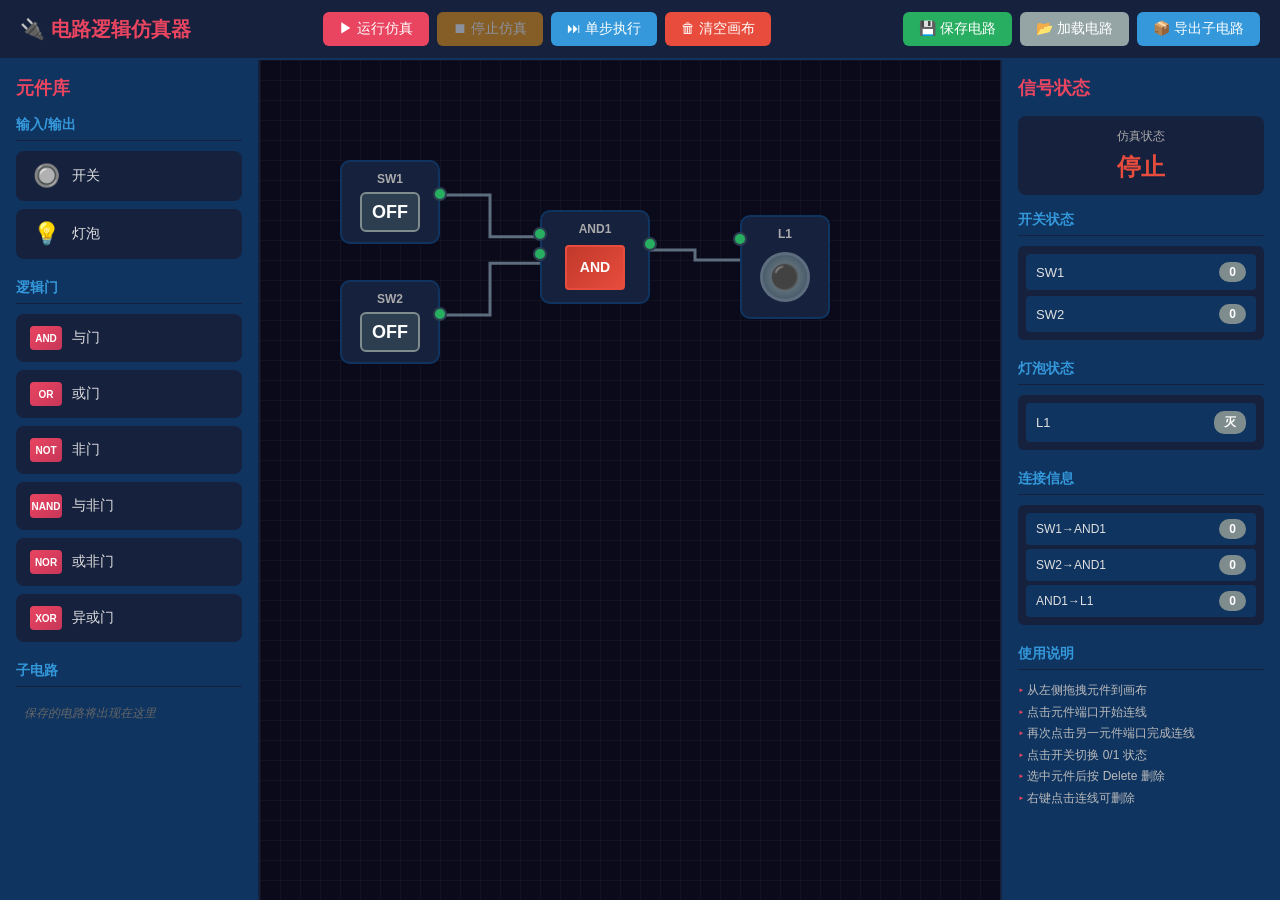
<file: index.html>
<!DOCTYPE html>
<html lang="zh-CN">
<head>
    <meta charset="UTF-8">
    <meta name="viewport" content="width=device-width, initial-scale=1.0">
    <title>电路逻辑仿真器</title>
    <link rel="stylesheet" href="styles.css">
</head>
<body>
    <div id="app">
        <header id="toolbar">
            <div class="toolbar-left">
                <h1>🔌 电路逻辑仿真器</h1>
            </div>
            <div class="toolbar-center">
                <button id="btn-run" class="btn btn-primary">▶ 运行仿真</button>
                <button id="btn-stop" class="btn btn-warning" disabled>⏹ 停止仿真</button>
                <button id="btn-step" class="btn btn-info">⏭ 单步执行</button>
                <button id="btn-clear" class="btn btn-danger">🗑 清空画布</button>
            </div>
            <div class="toolbar-right">
                <button id="btn-save" class="btn btn-success">💾 保存电路</button>
                <button id="btn-load" class="btn btn-secondary">📂 加载电路</button>
                <button id="btn-export-module" class="btn btn-info">📦 导出子电路</button>
            </div>
        </header>

        <main id="main-content">
            <aside id="component-panel">
                <h2>元件库</h2>
                <div class="component-group">
                    <h3>输入/输出</h3>
                    <div class="component-item" draggable="true" data-type="switch">
                        <span class="comp-icon">🔘</span>
                        <span class="comp-name">开关</span>
                    </div>
                    <div class="component-item" draggable="true" data-type="bulb">
                        <span class="comp-icon">💡</span>
                        <span class="comp-name">灯泡</span>
                    </div>
                </div>
                <div class="component-group">
                    <h3>逻辑门</h3>
                    <div class="component-item" draggable="true" data-type="and">
                        <span class="comp-gate">AND</span>
                        <span class="comp-name">与门</span>
                    </div>
                    <div class="component-item" draggable="true" data-type="or">
                        <span class="comp-gate">OR</span>
                        <span class="comp-name">或门</span>
                    </div>
                    <div class="component-item" draggable="true" data-type="not">
                        <span class="comp-gate">NOT</span>
                        <span class="comp-name">非门</span>
                    </div>
                    <div class="component-item" draggable="true" data-type="nand">
                        <span class="comp-gate">NAND</span>
                        <span class="comp-name">与非门</span>
                    </div>
                    <div class="component-item" draggable="true" data-type="nor">
                        <span class="comp-gate">NOR</span>
                        <span class="comp-name">或非门</span>
                    </div>
                    <div class="component-item" draggable="true" data-type="xor">
                        <span class="comp-gate">XOR</span>
                        <span class="comp-name">异或门</span>
                    </div>
                </div>
                <div class="component-group">
                    <h3>子电路</h3>
                    <div id="module-list">
                        <p class="hint">保存的电路将出现在这里</p>
                    </div>
                </div>
            </aside>

            <section id="canvas-container">
                <div id="canvas-wrapper">
                    <svg id="wires-layer" xmlns="http://www.w3.org/2000/svg"></svg>
                    <div id="canvas"></div>
                </div>
            </section>

            <aside id="status-panel">
                <h2>信号状态</h2>
                <div id="simulation-status" class="status-card">
                    <div class="status-label">仿真状态</div>
                    <div class="status-value" id="status-value">停止</div>
                </div>
                <div class="status-group">
                    <h3>开关状态</h3>
                    <div id="switch-states" class="states-list">
                        <p class="hint">暂无开关</p>
                    </div>
                </div>
                <div class="status-group">
                    <h3>灯泡状态</h3>
                    <div id="bulb-states" class="states-list">
                        <p class="hint">暂无灯泡</p>
                    </div>
                </div>
                <div class="status-group">
                    <h3>连接信息</h3>
                    <div id="wire-info" class="info-list">
                        <p class="hint">暂无连线</p>
                    </div>
                </div>
                <div class="status-group help-section">
                    <h3>使用说明</h3>
                    <ul class="help-list">
                        <li>从左侧拖拽元件到画布</li>
                        <li>点击元件端口开始连线</li>
                        <li>再次点击另一元件端口完成连线</li>
                        <li>点击开关切换 0/1 状态</li>
                        <li>选中元件后按 Delete 删除</li>
                        <li>右键点击连线可删除</li>
                    </ul>
                </div>
            </aside>
        </main>

        <input type="file" id="file-input" accept=".json" style="display:none">
    </div>

    <div id="module-dialog" class="modal hidden">
        <div class="modal-content">
            <h2 id="modal-title">保存为子电路</h2>
            <input type="text" id="module-name" placeholder="输入子电路名称">
            <div class="modal-buttons">
                <button id="modal-cancel" class="btn btn-danger">取消</button>
                <button id="modal-confirm" class="btn btn-primary">确认</button>
            </div>
        </div>
    </div>

    <script src="js/types.js"></script>
    <script src="js/state.js"></script>
    <script src="js/router.js"></script>
    <script src="js/simulator.js"></script>
    <script src="js/components.js"></script>
    <script src="js/storage.js"></script>
    <script src="js/ui.js"></script>
    <script src="app.js"></script>
</body>
</html>
</file>
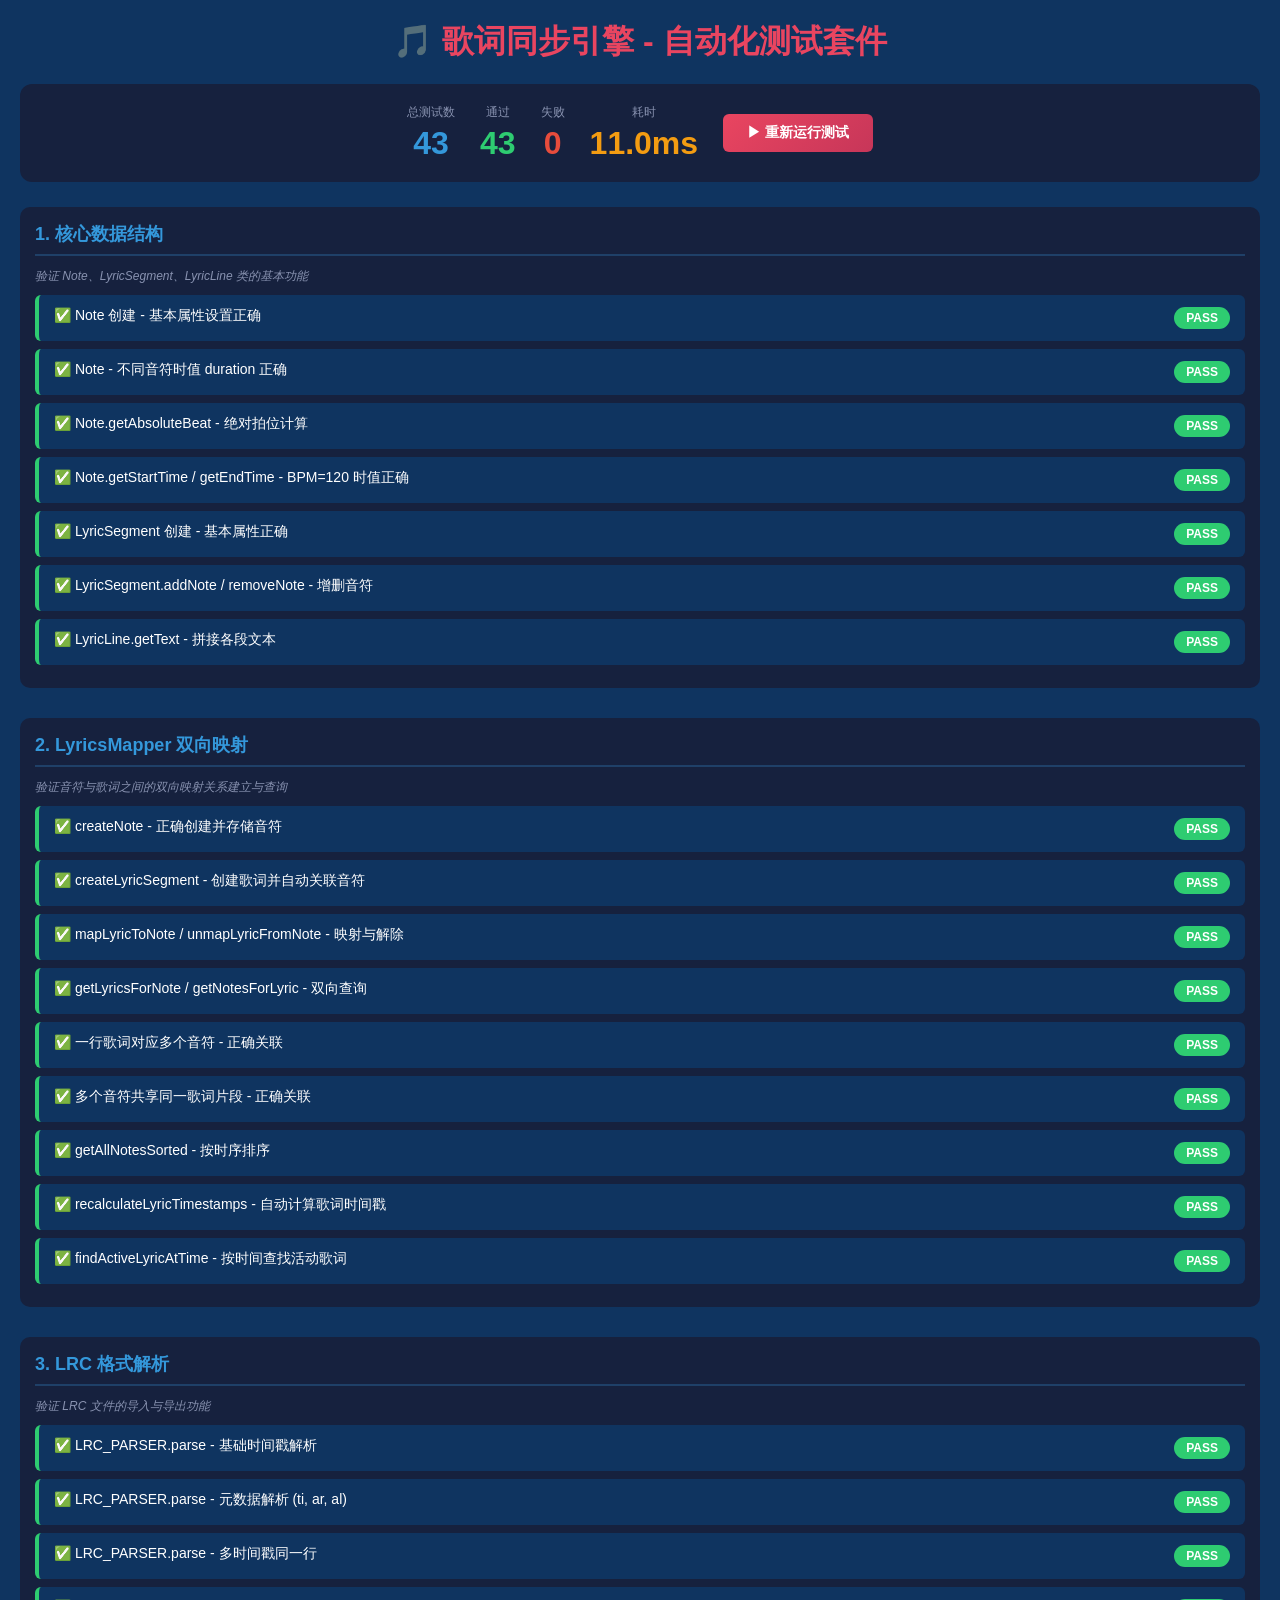
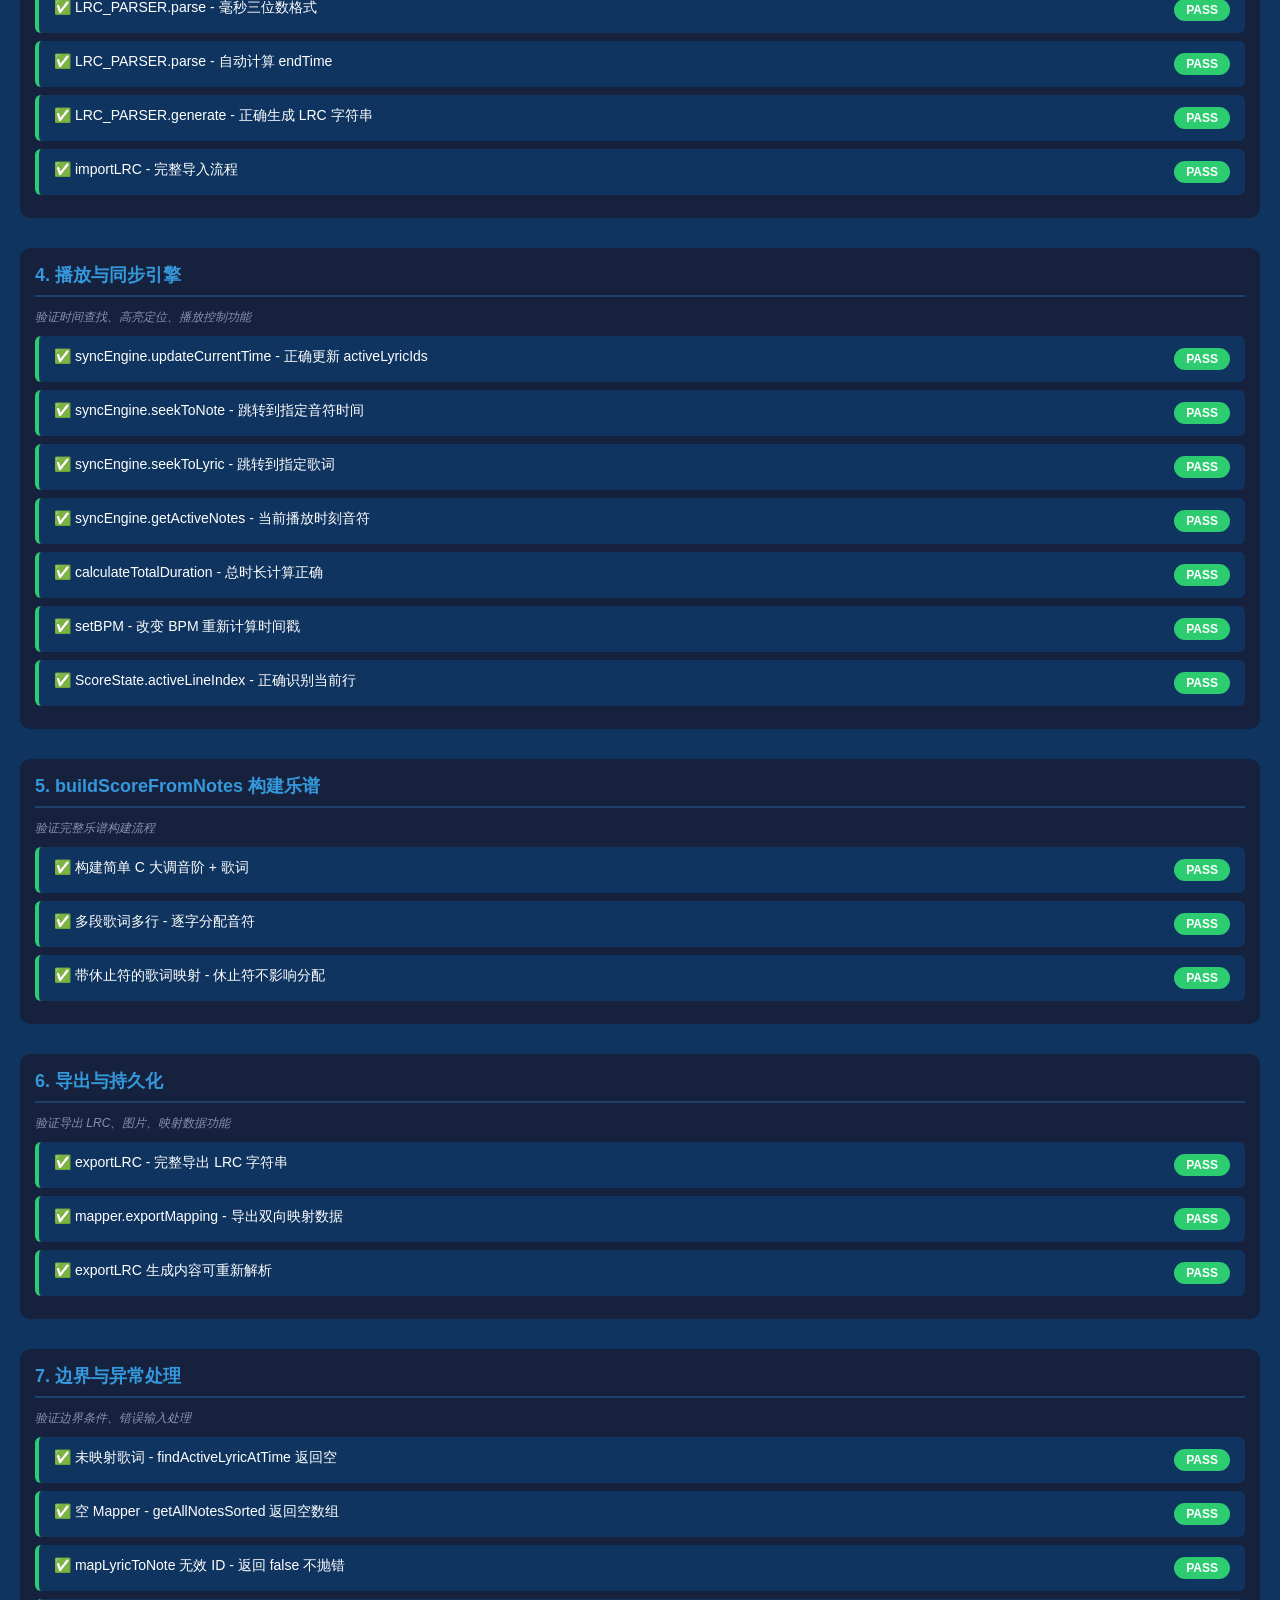
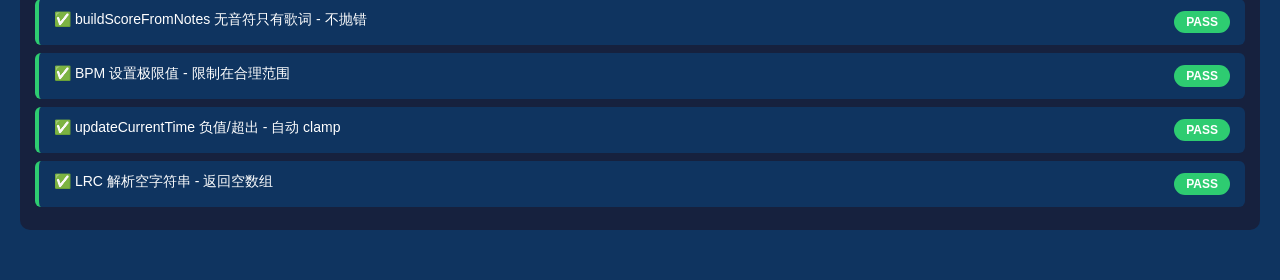
<file: lyrics-test.html>
<!DOCTYPE html>
<html lang="zh-CN">
<head>
    <meta charset="UTF-8">
    <meta name="viewport" content="width=device-width, initial-scale=1.0">
    <title>歌词同步引擎 - 测试套件</title>
    <style>
        * { margin: 0; padding: 0; box-sizing: border-box; }
        body {
            font-family: 'PingFang SC', 'Microsoft YaHei', sans-serif;
            background: #0f3460;
            color: white;
            padding: 20px;
            min-height: 100vh;
        }
        h1 {
            color: #e94560;
            margin-bottom: 20px;
            text-align: center;
        }
        .test-summary {
            background: #16213e;
            padding: 20px;
            border-radius: 12px;
            margin-bottom: 25px;
            display: flex;
            flex-wrap: wrap;
            gap: 25px;
            justify-content: center;
            align-items: center;
        }
        .summary-item {
            text-align: center;
        }
        .summary-item .label {
            font-size: 12px;
            color: #8892b0;
            margin-bottom: 4px;
        }
        .summary-item .value {
            font-size: 32px;
            font-weight: bold;
        }
        .value.pass { color: #2ecc71; }
        .value.fail { color: #e74c3c; }
        .value.total { color: #3498db; }
        .value.time { color: #f39c12; }

        .test-group {
            margin-bottom: 30px;
            background: #16213e;
            border-radius: 10px;
            padding: 15px;
        }
        .test-group h2 {
            color: #3498db;
            margin-bottom: 12px;
            font-size: 18px;
            padding-bottom: 8px;
            border-bottom: 2px solid #1f4068;
        }
        .test-case {
            background: #0f3460;
            padding: 12px 15px;
            margin-bottom: 8px;
            border-radius: 6px;
            display: flex;
            justify-content: space-between;
            align-items: flex-start;
        }
        .test-case.pass { border-left: 4px solid #2ecc71; }
        .test-case.fail { border-left: 4px solid #e74c3c; }
        .test-case-wrap { flex: 1; }
        .test-case .name { font-size: 14px; }
        .test-case .status {
            font-weight: bold;
            font-size: 12px;
            padding: 4px 12px;
            border-radius: 12px;
            flex-shrink: 0;
            margin-left: 10px;
        }
        .test-case .status.pass { background: #2ecc71; color: white; }
        .test-case .status.fail { background: #e74c3c; color: white; }
        .test-case .error {
            margin-top: 8px;
            font-size: 12px;
            color: #e74c3c;
            background: rgba(231, 76, 60, 0.1);
            padding: 8px;
            border-radius: 4px;
            font-family: 'Courier New', monospace;
            white-space: pre-wrap;
        }
        .run-btn {
            background: linear-gradient(135deg, #e94560, #c73659);
            color: white;
            border: none;
            padding: 10px 24px;
            border-radius: 6px;
            cursor: pointer;
            font-size: 14px;
            font-weight: 600;
            transition: all 0.2s;
        }
        .run-btn:hover {
            transform: translateY(-2px);
            box-shadow: 0 4px 12px rgba(233, 69, 96, 0.4);
        }
        .test-meta {
            font-size: 12px;
            color: #8892b0;
            margin-bottom: 10px;
            font-style: italic;
        }
        .expand-btn {
            background: transparent;
            border: 1px solid #8892b0;
            color: #8892b0;
            padding: 2px 8px;
            border-radius: 4px;
            font-size: 11px;
            cursor: pointer;
            margin-left: 8px;
        }
        .stack-trace {
            display: none;
            margin-top: 6px;
            font-size: 11px;
            opacity: 0.8;
        }
        .stack-trace.show { display: block; }
    </style>
</head>
<body>
    <h1>🎵 歌词同步引擎 - 自动化测试套件</h1>

    <div class="test-summary">
        <div class="summary-item">
            <div class="label">总测试数</div>
            <div class="value total" id="total-count">0</div>
        </div>
        <div class="summary-item">
            <div class="label">通过</div>
            <div class="value pass" id="pass-count">0</div>
        </div>
        <div class="summary-item">
            <div class="label">失败</div>
            <div class="value fail" id="fail-count">0</div>
        </div>
        <div class="summary-item">
            <div class="label">耗时</div>
            <div class="value time" id="time-ms">0ms</div>
        </div>
        <button class="run-btn" onclick="runAllTests()">▶ 重新运行测试</button>
    </div>

    <div id="test-results"></div>

    <script src="js/lyrics-types.js"></script>
    <script src="js/lyrics-engine.js"></script>
    <script>
        // ============ 测试框架 ============
        const TestResults = {
            total: 0, pass: 0, fail: 0, groups: {}
        };

        function assert(condition, message) {
            if (!condition) throw new Error(message || '断言失败');
        }

        function assertEqual(actual, expected, message) {
            if (actual !== expected) {
                throw new Error(`${message || '断言失败'}: 期望 ${JSON.stringify(expected)}, 实际 ${JSON.stringify(actual)}`);
            }
        }

        function assertApprox(actual, expected, tolerance = 0.001, message) {
            if (Math.abs(actual - expected) > tolerance) {
                throw new Error(`${message || '近似断言失败'}: 期望约 ${expected}, 实际 ${actual}, 容差 ${tolerance}`);
            }
        }

        function assertNotEmpty(arr, message) {
            if (!arr || arr.length === 0) throw new Error(message || '数组不应为空');
        }

        function runGroup(groupName, testFns) {
            TestResults.groups[groupName] = [];
            for (const test of testFns) {
                TestResults.total++;
                try {
                    test.fn();
                    TestResults.pass++;
                    TestResults.groups[groupName].push({ name: test.name, pass: true });
                } catch (e) {
                    TestResults.fail++;
                    TestResults.groups[groupName].push({
                        name: test.name,
                        pass: false,
                        error: e.message,
                        stack: e.stack
                    });
                    console.error(`测试失败: ${test.name}`, e);
                }
            }
        }

        function resetLyricsState() {
            resetScoreState();
        }

        // ============ 测试用例 ============
        const testSuites = [
            {
                name: '1. 核心数据结构',
                meta: '验证 Note、LyricSegment、LyricLine 类的基本功能',
                tests: [
                    {
                        name: 'Note 创建 - 基本属性设置正确',
                        fn: () => {
                            resetLyricsState();
                            const note = new Note('test_1', 'C4', 'QUARTER', 0, 0);
                            assertEqual(note.pitch, 'C4');
                            assertEqual(note.noteType, 'QUARTER');
                            assertEqual(note.duration, 1);
                            assertEqual(note.measure, 0);
                            assertEqual(note.beat, 0);
                            assertEqual(note.isRest, false);
                            assertNotEmpty(note.lyricIds === undefined || Array.isArray(note.lyricIds), 'lyricIds应可迭代');
                        }
                    },
                    {
                        name: 'Note - 不同音符时值 duration 正确',
                        fn: () => {
                            const n1 = new Note('n1', 'C4', 'WHOLE', 0, 0);
                            const n2 = new Note('n2', 'C4', 'HALF', 0, 0);
                            const n3 = new Note('n3', 'C4', 'QUARTER', 0, 0);
                            const n4 = new Note('n4', 'C4', 'EIGHTH', 0, 0);
                            const n5 = new Note('n5', 'C4', 'SIXTEENTH', 0, 0);
                            assertEqual(n1.duration, 4, '全音符');
                            assertEqual(n2.duration, 2, '二分音符');
                            assertEqual(n3.duration, 1, '四分音符');
                            assertEqual(n4.duration, 0.5, '八分音符');
                            assertEqual(n5.duration, 0.25, '十六分音符');
                        }
                    },
                    {
                        name: 'Note.getAbsoluteBeat - 绝对拍位计算',
                        fn: () => {
                            const n1 = new Note('n1', 'C4', 'QUARTER', 0, 0);
                            const n2 = new Note('n2', 'C4', 'QUARTER', 1, 2);
                            const n3 = new Note('n3', 'C4', 'QUARTER', 3, 1);
                            assertEqual(n1.getAbsoluteBeat(4), 0);
                            assertEqual(n2.getAbsoluteBeat(4), 6);
                            assertEqual(n3.getAbsoluteBeat(4), 13);
                        }
                    },
                    {
                        name: 'Note.getStartTime / getEndTime - BPM=120 时值正确',
                        fn: () => {
                            const bpm = 120;
                            const beatDuration = 60 / bpm;
                            const n1 = new Note('n1', 'C4', 'QUARTER', 0, 0);
                            assertApprox(n1.getStartTime(0, bpm), 0);
                            assertApprox(n1.getEndTime(0, bpm), beatDuration);
                            const n2 = new Note('n2', 'C4', 'HALF', 1, 1);
                            assertApprox(n2.getStartTime(0, bpm), 5 * beatDuration);
                            assertApprox(n2.getEndTime(0, bpm), 7 * beatDuration);
                        }
                    },
                    {
                        name: 'LyricSegment 创建 - 基本属性正确',
                        fn: () => {
                            const seg = new LyricSegment('l1', '你', ['n1', 'n2'], 0.5, 1.0);
                            assertEqual(seg.text, '你');
                            assertEqual(seg.noteIds.length, 2);
                            assertEqual(seg.startTime, 0.5);
                            assertEqual(seg.endTime, 1.0);
                            assertEqual(seg.lineIndex, 0);
                        }
                    },
                    {
                        name: 'LyricSegment.addNote / removeNote - 增删音符',
                        fn: () => {
                            const seg = new LyricSegment('l1', '好');
                            assertEqual(seg.noteIds.length, 0);
                            seg.addNote('n1');
                            assertEqual(seg.noteIds.length, 1);
                            seg.addNote('n1');
                            assertEqual(seg.noteIds.length, 1, '重复添加不应增加');
                            seg.addNote('n2');
                            assertEqual(seg.noteIds.length, 2);
                            seg.removeNote('n1');
                            assertEqual(seg.noteIds.length, 1);
                            assertEqual(seg.noteIds[0], 'n2');
                        }
                    },
                    {
                        name: 'LyricLine.getText - 拼接各段文本',
                        fn: () => {
                            const s1 = new LyricSegment('s1', 'Hello');
                            const s2 = new LyricSegment('s2', ' ');
                            const s3 = new LyricSegment('s3', 'World');
                            const line = new LyricLine('line1', [s1, s2, s3], 0);
                            assertEqual(line.getText(), 'Hello World');
                        }
                    }
                ]
            },
            {
                name: '2. LyricsMapper 双向映射',
                meta: '验证音符与歌词之间的双向映射关系建立与查询',
                tests: [
                    {
                        name: 'createNote - 正确创建并存储音符',
                        fn: () => {
                            resetLyricsState();
                            const mapper = ScoreState.mapper;
                            const n = mapper.createNote('C4', 'QUARTER', 0, 0);
                            assert(mapper.notes.has(n.id), '音符应存入 Map');
                            assertEqual(mapper.notes.size, 1);
                        }
                    },
                    {
                        name: 'createLyricSegment - 创建歌词并自动关联音符',
                        fn: () => {
                            resetLyricsState();
                            const mapper = ScoreState.mapper;
                            const n1 = mapper.createNote('C4', 'QUARTER', 0, 0);
                            const n2 = mapper.createNote('D4', 'QUARTER', 0, 1);
                            const seg = mapper.createLyricSegment('我', [n1.id, n2.id]);
                            assert(mapper.lyrics.has(seg.id));
                            assertEqual(n1.lyricIds.length, 1);
                            assertEqual(n2.lyricIds.length, 1);
                        }
                    },
                    {
                        name: 'mapLyricToNote / unmapLyricFromNote - 映射与解除',
                        fn: () => {
                            resetLyricsState();
                            const mapper = ScoreState.mapper;
                            const n = mapper.createNote('E4', 'QUARTER', 0, 2);
                            const s = mapper.createLyricSegment('好');
                            assertEqual(n.lyricIds.length, 0);
                            const ok1 = mapper.mapLyricToNote(s.id, n.id);
                            assert(ok1 === true, '映射成功应返回 true');
                            assertEqual(n.lyricIds.length, 1);
                            assertEqual(s.noteIds.length, 1);
                            const ok2 = mapper.unmapLyricFromNote(s.id, n.id);
                            assert(ok2 === true);
                            assertEqual(n.lyricIds.length, 0);
                            assertEqual(s.noteIds.length, 0);
                        }
                    },
                    {
                        name: 'getLyricsForNote / getNotesForLyric - 双向查询',
                        fn: () => {
                            resetLyricsState();
                            const mapper = ScoreState.mapper;
                            const n1 = mapper.createNote('C4', 'QUARTER', 0, 0);
                            const n2 = mapper.createNote('D4', 'QUARTER', 0, 1);
                            const s1 = mapper.createLyricSegment('飞', [n1.id]);
                            const s2 = mapper.createLyricSegment('翔', [n1.id, n2.id]);
                            const lyricsForN1 = mapper.getLyricsForNote(n1.id);
                            assertEqual(lyricsForN1.length, 2, 'n1 应关联 2 段歌词');
                            const notesForS2 = mapper.getNotesForLyric(s2.id);
                            assertEqual(notesForS2.length, 2, 's2 应关联 2 个音符');
                        }
                    },
                    {
                        name: '一行歌词对应多个音符 - 正确关联',
                        fn: () => {
                            resetLyricsState();
                            const mapper = ScoreState.mapper;
                            const notes = [];
                            for (let i = 0; i < 5; i++) {
                                notes.push(mapper.createNote(['C4','D4','E4','F4','G4'][i], 'QUARTER', 0, i));
                            }
                            const seg = mapper.createLyricSegment('长音', notes.map(n => n.id));
                            assertEqual(seg.noteIds.length, 5);
                            notes.forEach(n => {
                                assertEqual(n.lyricIds.length, 1);
                            });
                        }
                    },
                    {
                        name: '多个音符共享同一歌词片段 - 正确关联',
                        fn: () => {
                            resetLyricsState();
                            const mapper = ScoreState.mapper;
                            const n1 = mapper.createNote('G4', 'HALF', 0, 0);
                            const n2 = mapper.createNote('G4', 'HALF', 0, 2);
                            const seg = mapper.createLyricSegment('啊~', [n1.id, n2.id]);
                            assertEqual(mapper.getNotesForLyric(seg.id).length, 2);
                        }
                    },
                    {
                        name: 'getAllNotesSorted - 按时序排序',
                        fn: () => {
                            resetLyricsState();
                            const mapper = ScoreState.mapper;
                            const n3 = mapper.createNote('E4', 'QUARTER', 1, 2);
                            const n1 = mapper.createNote('C4', 'QUARTER', 0, 0);
                            const n2 = mapper.createNote('D4', 'QUARTER', 0, 3);
                            const sorted = mapper.getAllNotesSorted();
                            assertEqual(sorted[0].id, n1.id);
                            assertEqual(sorted[1].id, n2.id);
                            assertEqual(sorted[2].id, n3.id);
                        }
                    },
                    {
                        name: 'recalculateLyricTimestamps - 自动计算歌词时间戳',
                        fn: () => {
                            resetLyricsState();
                            setBPM(120);
                            const mapper = ScoreState.mapper;
                            const n1 = mapper.createNote('C4', 'QUARTER', 0, 0);
                            const n2 = mapper.createNote('D4', 'QUARTER', 0, 1);
                            const n3 = mapper.createNote('E4', 'QUARTER', 0, 2);
                            const s1 = mapper.createLyricSegment('我', [n1.id]);
                            const s2 = mapper.createLyricSegment('和', [n2.id, n3.id]);
                            mapper.recalculateLyricTimestamps(120, 4);
                            assertApprox(s1.startTime, 0);
                            assertApprox(s1.endTime, 0.5);
                            assertApprox(s2.startTime, 0.5);
                            assertApprox(s2.endTime, 1.5);
                        }
                    },
                    {
                        name: 'findActiveLyricAtTime - 按时间查找活动歌词',
                        fn: () => {
                            resetLyricsState();
                            const mapper = ScoreState.mapper;
                            const n1 = mapper.createNote('C4', 'QUARTER', 0, 0);
                            const n2 = mapper.createNote('D4', 'QUARTER', 0, 1);
                            const n3 = mapper.createNote('E4', 'QUARTER', 0, 2);
                            const s1 = mapper.createLyricSegment('A', [n1.id]);
                            const s2 = mapper.createLyricSegment('B', [n2.id]);
                            const s3 = mapper.createLyricSegment('C', [n3.id]);
                            mapper.recalculateLyricTimestamps(120, 4);
                            const at0 = mapper.findActiveLyricAtTime(0.1);
                            assert(at0.some(s => s.id === s1.id), '0.1s 应激活 s1');
                            const at06 = mapper.findActiveLyricAtTime(0.6);
                            assert(at06.some(s => s.id === s2.id), '0.6s 应激活 s2');
                            const at11 = mapper.findActiveLyricAtTime(1.1);
                            assert(at11.some(s => s.id === s3.id), '1.1s 应激活 s3');
                        }
                    }
                ]
            },
            {
                name: '3. LRC 格式解析',
                meta: '验证 LRC 文件的导入与导出功能',
                tests: [
                    {
                        name: 'LRC_PARSER.parse - 基础时间戳解析',
                        fn: () => {
                            const lrc = `[00:00.00]Hello World
[00:03.50]Second line
[00:07.25]Third line`;
                            const result = LRC_PARSER.parse(lrc);
                            assertEqual(result.entries.length, 3);
                            assertApprox(result.entries[0].time, 0.0);
                            assertEqual(result.entries[0].text, 'Hello World');
                            assertApprox(result.entries[1].time, 3.5);
                            assertApprox(result.entries[2].time, 7.25);
                        }
                    },
                    {
                        name: 'LRC_PARSER.parse - 元数据解析 (ti, ar, al)',
                        fn: () => {
                            const lrc = `[ti:Test Song]
[ar:Test Artist]
[al:Test Album]
[00:00.00]Verse 1`;
                            const result = LRC_PARSER.parse(lrc);
                            assertEqual(result.metadata.ti, 'Test Song');
                            assertEqual(result.metadata.ar, 'Test Artist');
                            assertEqual(result.metadata.al, 'Test Album');
                            assertEqual(result.entries.length, 1);
                        }
                    },
                    {
                        name: 'LRC_PARSER.parse - 多时间戳同一行',
                        fn: () => {
                            const lrc = `[00:00.00][00:05.00]Repeated chorus`;
                            const result = LRC_PARSER.parse(lrc);
                            assertEqual(result.entries.length, 2);
                            assertEqual(result.entries[0].text, 'Repeated chorus');
                            assertEqual(result.entries[1].text, 'Repeated chorus');
                            assertApprox(result.entries[0].time, 0);
                            assertApprox(result.entries[1].time, 5);
                        }
                    },
                    {
                        name: 'LRC_PARSER.parse - 毫秒三位数格式',
                        fn: () => {
                            const lrc = `[00:01.250]精确到毫秒`;
                            const result = LRC_PARSER.parse(lrc);
                            assertApprox(result.entries[0].time, 1.250);
                        }
                    },
                    {
                        name: 'LRC_PARSER.parse - 自动计算 endTime',
                        fn: () => {
                            const lrc = `[00:00.00]A
[00:02.00]B
[00:05.00]C`;
                            const result = LRC_PARSER.parse(lrc);
                            assertApprox(result.entries[0].endTime, 2.0);
                            assertApprox(result.entries[1].endTime, 5.0);
                        }
                    },
                    {
                        name: 'LRC_PARSER.generate - 正确生成 LRC 字符串',
                        fn: () => {
                            const entries = [
                                { time: 0, text: '第一行' },
                                { time: 2.5, text: '第二行' }
                            ];
                            const meta = { ti: '测试歌', ar: '艺术家' };
                            const out = LRC_PARSER.generate(entries, meta);
                            assert(out.includes('[ti:测试歌]'));
                            assert(out.includes('[ar:艺术家]'));
                            assert(out.includes('[00:00.00]第一行'));
                            assert(out.includes('[00:02.50]第二行'));
                        }
                    },
                    {
                        name: 'importLRC - 完整导入流程',
                        fn: () => {
                            resetLyricsState();
                            const notes = [];
                            const pitches = ['C4', 'D4', 'E4', 'F4', 'G4', 'A4', 'B4', 'C5'];
                            for (let i = 0; i < pitches.length; i++) {
                                notes.push({ pitch: pitches[i], noteType: 'QUARTER', measure: Math.floor(i / 4), beat: i % 4 });
                            }
                            const lrc = `[ti:测试]
[ar:作者]
[00:00.00]我
[00:00.50]爱
[00:01.00]你
[00:01.50]中
[00:02.00]国`;
                            const result = importLRC(lrc, notes);
                            assertEqual(result.metadata.ti, '测试');
                            assert(result.lineCount >= 1);
                            assert(ScoreState.mapper.lines.length >= 1, '应创建歌词行');
                            assert(ScoreState.mapper.notes.size >= 5, '应包含导入的音符');
                        }
                    }
                ]
            },
            {
                name: '4. 播放与同步引擎',
                meta: '验证时间查找、高亮定位、播放控制功能',
                tests: [
                    {
                        name: 'syncEngine.updateCurrentTime - 正确更新 activeLyricIds',
                        fn: () => {
                            resetLyricsState();
                            setBPM(120);
                            const mapper = ScoreState.mapper;
                            const n1 = mapper.createNote('C4', 'QUARTER', 0, 0);
                            const n2 = mapper.createNote('D4', 'QUARTER', 0, 1);
                            const s1 = mapper.createLyricSegment('前', [n1.id]);
                            const s2 = mapper.createLyricSegment('后', [n2.id]);
                            mapper.createLyricLine([s1, s2], 0);
                            mapper.recalculateLyricTimestamps(120, 4);
                            calculateTotalDuration();
                            syncEngine.updateCurrentTime(0.1);
                            assert(ScoreState.activeLyricIds.includes(s1.id));
                            assert(!ScoreState.activeLyricIds.includes(s2.id));
                            syncEngine.updateCurrentTime(0.6);
                            assert(!ScoreState.activeLyricIds.includes(s1.id));
                            assert(ScoreState.activeLyricIds.includes(s2.id));
                        }
                    },
                    {
                        name: 'syncEngine.seekToNote - 跳转到指定音符时间',
                        fn: () => {
                            resetLyricsState();
                            setBPM(120);
                            const mapper = ScoreState.mapper;
                            const n0 = mapper.createNote('C4', 'QUARTER', 0, 0);
                            const n1 = mapper.createNote('D4', 'QUARTER', 1, 0);
                            mapper.recalculateLyricTimestamps();
                            calculateTotalDuration();
                            syncEngine.seekToNote(n1.id);
                            assertApprox(ScoreState.currentTime, 2.0, 0.01, '第2小节第0拍应为 2.0s');
                        }
                    },
                    {
                        name: 'syncEngine.seekToLyric - 跳转到指定歌词',
                        fn: () => {
                            resetLyricsState();
                            setBPM(120);
                            const mapper = ScoreState.mapper;
                            const n1 = mapper.createNote('C4', 'QUARTER', 0, 2);
                            const s = mapper.createLyricSegment('跳', [n1.id]);
                            mapper.recalculateLyricTimestamps();
                            calculateTotalDuration();
                            syncEngine.seekToLyric(s.id);
                            assertApprox(ScoreState.currentTime, 1.0);
                        }
                    },
                    {
                        name: 'syncEngine.getActiveNotes - 当前播放时刻音符',
                        fn: () => {
                            resetLyricsState();
                            setBPM(120);
                            const mapper = ScoreState.mapper;
                            mapper.createNote('C4', 'QUARTER', 0, 0);
                            const n1 = mapper.createNote('D4', 'QUARTER', 0, 1);
                            mapper.createNote('E4', 'QUARTER', 0, 2);
                            calculateTotalDuration();
                            syncEngine.updateCurrentTime(0.6);
                            const active = syncEngine.getActiveNotes();
                            assert(active.some(n => n.id === n1.id), '0.6s 时 D4 应激活');
                        }
                    },
                    {
                        name: 'calculateTotalDuration - 总时长计算正确',
                        fn: () => {
                            resetLyricsState();
                            setBPM(120);
                            const mapper = ScoreState.mapper;
                            mapper.createNote('C4', 'QUARTER', 0, 0);
                            mapper.createNote('D4', 'QUARTER', 0, 1);
                            mapper.createNote('E4', 'HALF', 0, 2);
                            const dur = calculateTotalDuration();
                            assertApprox(dur, 2.0);
                        }
                    },
                    {
                        name: 'setBPM - 改变 BPM 重新计算时间戳',
                        fn: () => {
                            resetLyricsState();
                            const mapper = ScoreState.mapper;
                            const n1 = mapper.createNote('C4', 'QUARTER', 1, 0);
                            const s = mapper.createLyricSegment('测', [n1.id]);
                            mapper.recalculateLyricTimestamps(120, 4);
                            assertApprox(s.startTime, 2.0, 0.01, 'BPM=120 时第2小节开始为 2.0s');
                            setBPM(60);
                            assertApprox(s.startTime, 4.0, 0.01, 'BPM=60 时应为 4.0s');
                        }
                    },
                    {
                        name: 'ScoreState.activeLineIndex - 正确识别当前行',
                        fn: () => {
                            resetLyricsState();
                            setBPM(120);
                            const mapper = ScoreState.mapper;
                            const n1 = mapper.createNote('C4', 'QUARTER', 0, 0);
                            const n2 = mapper.createNote('D4', 'QUARTER', 2, 0);
                            const s1 = mapper.createLyricSegment('行1', [n1.id]);
                            const s2 = mapper.createLyricSegment('行2', [n2.id]);
                            mapper.createLyricLine([s1], 0);
                            mapper.createLyricLine([s2], 2);
                            mapper.recalculateLyricTimestamps();
                            calculateTotalDuration();
                            syncEngine.updateCurrentTime(0.1);
                            assertEqual(ScoreState.activeLineIndex, 0);
                            syncEngine.updateCurrentTime(4.1);
                            assertEqual(ScoreState.activeLineIndex, 1);
                        }
                    }
                ]
            },
            {
                name: '5. buildScoreFromNotes 构建乐谱',
                meta: '验证完整乐谱构建流程',
                tests: [
                    {
                        name: '构建简单 C 大调音阶 + 歌词',
                        fn: () => {
                            resetLyricsState();
                            setBPM(120);
                            const noteList = [
                                { pitch: 'C4', noteType: 'QUARTER', measure: 0, beat: 0 },
                                { pitch: 'D4', noteType: 'QUARTER', measure: 0, beat: 1 },
                                { pitch: 'E4', noteType: 'QUARTER', measure: 0, beat: 2 },
                                { pitch: 'F4', noteType: 'QUARTER', measure: 0, beat: 3 },
                            ];
                            const lines = [
                                { text: '哆来咪发', measureIndex: 0 },
                            ];
                            const mapper = buildScoreFromNotes(noteList, lines);
                            assertEqual(mapper.notes.size, 4);
                            assertEqual(mapper.lines.length, 1);
                            assertEqual(mapper.lyrics.size, 4);
                            const firstLyric = mapper.getAllNotesSorted()[0].lyricIds[0];
                            const seg = mapper.lyrics.get(firstLyric);
                            assertEqual(seg.text, '哆');
                            assertApprox(ScoreState.totalDuration, 2.0, 0.01);
                        }
                    },
                    {
                        name: '多段歌词多行 - 逐字分配音符',
                        fn: () => {
                            resetLyricsState();
                            setBPM(60);
                            const notes = [];
                            for (let m = 0; m < 2; m++) {
                                for (let b = 0; b < 4; b++) {
                                    notes.push({ pitch: 'C4', noteType: 'QUARTER', measure: m, beat: b });
                                }
                            }
                            const lines = [
                                { text: '一二三四', measureIndex: 0 },
                                { text: '五六七八', measureIndex: 1 },
                            ];
                            buildScoreFromNotes(notes, lines);
                            assertEqual(ScoreState.mapper.lines.length, 2);
                            assertEqual(ScoreState.mapper.lyrics.size, 8);
                            const secondLineText = ScoreState.mapper.lines[1].getText();
                            assertEqual(secondLineText, '五六七八');
                        }
                    },
                    {
                        name: '带休止符的歌词映射 - 休止符不影响分配',
                        fn: () => {
                            resetLyricsState();
                            setBPM(120);
                            const noteList = [
                                { pitch: 'C4', noteType: 'QUARTER', measure: 0, beat: 0 },
                                { pitch: 'REST', noteType: 'QUARTER', measure: 0, beat: 1, isRest: true },
                                { pitch: 'E4', noteType: 'QUARTER', measure: 0, beat: 2 },
                            ];
                            const lines = [{ text: 'AB' }];
                            buildScoreFromNotes(noteList, lines);
                            const sorted = ScoreState.mapper.getAllNotesSorted();
                            const first = sorted[0];
                            const third = sorted[2];
                            assertEqual(first.lyricIds.length, 1, 'C4 应有歌词');
                            assertEqual(sorted[1].lyricIds.length, 0, '休止符不应有歌词');
                            assertEqual(third.lyricIds.length, 1, 'E4 应有歌词');
                        }
                    }
                ]
            },
            {
                name: '6. 导出与持久化',
                meta: '验证导出 LRC、图片、映射数据功能',
                tests: [
                    {
                        name: 'exportLRC - 完整导出 LRC 字符串',
                        fn: () => {
                            resetLyricsState();
                            setBPM(120);
                            ScoreState.songInfo = { title: '测试歌', artist: 'A', album: 'B' };
                            const notes = [];
                            for (let i = 0; i < 4; i++) {
                                notes.push({ pitch: 'C4', noteType: 'QUARTER', measure: 0, beat: i });
                            }
                            buildScoreFromNotes(notes, [{ text: '测试导出' }]);
                            const lrc = exportLRC();
                            assert(lrc.includes('[ti:测试歌]'), '应包含标题');
                            assert(lrc.includes('[ar:A]'), '应包含艺术家');
                            assert(lrc.includes('测'), '应包含歌词文本');
                            assert(lrc.includes('试'), '应包含歌词文本');
                        }
                    },
                    {
                        name: 'mapper.exportMapping - 导出双向映射数据',
                        fn: () => {
                            resetLyricsState();
                            const mapper = ScoreState.mapper;
                            const n = mapper.createNote('C4', 'QUARTER', 0, 0);
                            const s = mapper.createLyricSegment('词', [n.id]);
                            mapper.createLyricLine([s], 0);
                            const exp = mapper.exportMapping();
                            assertEqual(exp.notes.length, 1);
                            assertEqual(exp.lyrics.length, 1);
                            assertEqual(exp.lines.length, 1);
                            assertEqual(exp.notes[0].pitch, 'C4');
                            assertEqual(exp.lyrics[0].text, '词');
                        }
                    },
                    {
                        name: 'exportLRC 生成内容可重新解析',
                        fn: () => {
                            resetLyricsState();
                            setBPM(120);
                            ScoreState.songInfo = { title: 'S', artist: 'AR' };
                            const notes = [];
                            for (let i = 0; i < 8; i++) {
                                notes.push({ pitch: ['C4','D4','E4','F4','G4','A4','B4','C5'][i], noteType: 'QUARTER', measure: Math.floor(i/4), beat: i%4 });
                            }
                            buildScoreFromNotes(notes, [
                                { text: '一二三四' },
                                { text: '五六七八' }
                            ]);
                            const out = exportLRC();
                            const parsed = LRC_PARSER.parse(out);
                            assert(parsed.entries.length >= 4, '重新解析至少应有 4 行');
                            assertEqual(parsed.metadata.ti, 'S');
                        }
                    }
                ]
            },
            {
                name: '7. 边界与异常处理',
                meta: '验证边界条件、错误输入处理',
                tests: [
                    {
                        name: '未映射歌词 - findActiveLyricAtTime 返回空',
                        fn: () => {
                            resetLyricsState();
                            const result = ScoreState.mapper.findActiveLyricAtTime(100);
                            assert(Array.isArray(result), '应始终返回数组');
                            assertEqual(result.length, 0);
                        }
                    },
                    {
                        name: '空 Mapper - getAllNotesSorted 返回空数组',
                        fn: () => {
                            resetLyricsState();
                            const sorted = ScoreState.mapper.getAllNotesSorted();
                            assert(Array.isArray(sorted));
                            assertEqual(sorted.length, 0);
                        }
                    },
                    {
                        name: 'mapLyricToNote 无效 ID - 返回 false 不抛错',
                        fn: () => {
                            resetLyricsState();
                            const r = ScoreState.mapper.mapLyricToNote('nonexistent', 'also_bad');
                            assertEqual(r, false);
                        }
                    },
                    {
                        name: 'buildScoreFromNotes 无音符只有歌词 - 不抛错',
                        fn: () => {
                            resetLyricsState();
                            const m = buildScoreFromNotes([], [{ text: '无音符' }]);
                            assert(m instanceof LyricsMapper);
                            assertEqual(m.notes.size, 0);
                        }
                    },
                    {
                        name: 'BPM 设置极限值 - 限制在合理范围',
                        fn: () => {
                            setBPM(1000);
                            assert(ScoreState.config.bpm <= 300, 'BPM 上限应为 300');
                            setBPM(5);
                            assert(ScoreState.config.bpm >= 20, 'BPM 下限应为 20');
                        }
                    },
                    {
                        name: 'updateCurrentTime 负值/超出 - 自动 clamp',
                        fn: () => {
                            resetLyricsState();
                            const mapper = ScoreState.mapper;
                            mapper.createNote('C4', 'QUARTER', 0, 0);
                            calculateTotalDuration();
                            syncEngine.updateCurrentTime(-10);
                            assertApprox(ScoreState.currentTime, 0);
                            syncEngine.updateCurrentTime(99999);
                            assert(ScoreState.currentTime <= ScoreState.totalDuration);
                        }
                    },
                    {
                        name: 'LRC 解析空字符串 - 返回空数组',
                        fn: () => {
                            const r = LRC_PARSER.parse('');
                            assert(Array.isArray(r.entries));
                            assertEqual(r.entries.length, 0);
                        }
                    }
                ]
            }
        ];

        // ============ 渲染 ============
        function renderTestResults() {
            const container = document.getElementById('test-results');
            let html = '';
            for (const groupName in TestResults.groups) {
                const tests = TestResults.groups[groupName];
                const suite = testSuites.find(s => s.name === groupName);
                html += `<div class="test-group"><h2>${groupName}</h2>`;
                if (suite && suite.meta) {
                    html += `<div class="test-meta">${suite.meta}</div>`;
                }
                tests.forEach((t, i) => {
                    html += `
                        <div class="test-case ${t.pass ? 'pass' : 'fail'}">
                            <div class="test-case-wrap">
                                <div class="name">${t.pass ? '✅' : '❌'} ${t.name}</div>
                                ${t.error ? `<div class="error">${t.error}
                                    <button class="expand-btn" onclick="this.nextElementSibling.classList.toggle('show')">展开堆栈</button>
                                    <div class="stack-trace">${(t.stack || '').replace(/</g,'&lt;').replace(/>/g,'&gt;')}</div>
                                </div>` : ''}
                            </div>
                            <span class="status ${t.pass ? 'pass' : 'fail'}">${t.pass ? 'PASS' : 'FAIL'}</span>
                        </div>`;
                });
                html += '</div>';
            }
            container.innerHTML = html;
            document.getElementById('total-count').textContent = TestResults.total;
            document.getElementById('pass-count').textContent = TestResults.pass;
            document.getElementById('fail-count').textContent = TestResults.fail;
        }

        function runAllTests() {
            TestResults.total = 0;
            TestResults.pass = 0;
            TestResults.fail = 0;
            TestResults.groups = {};
            const startTime = performance.now();
            for (const suite of testSuites) {
                resetLyricsState();
                runGroup(suite.name, suite.tests);
            }
            const elapsed = (performance.now() - startTime).toFixed(1);
            document.getElementById('time-ms').textContent = elapsed + 'ms';
            renderTestResults();
        }

        window.addEventListener('load', runAllTests);
    </script>
</body>
</html>
</file>
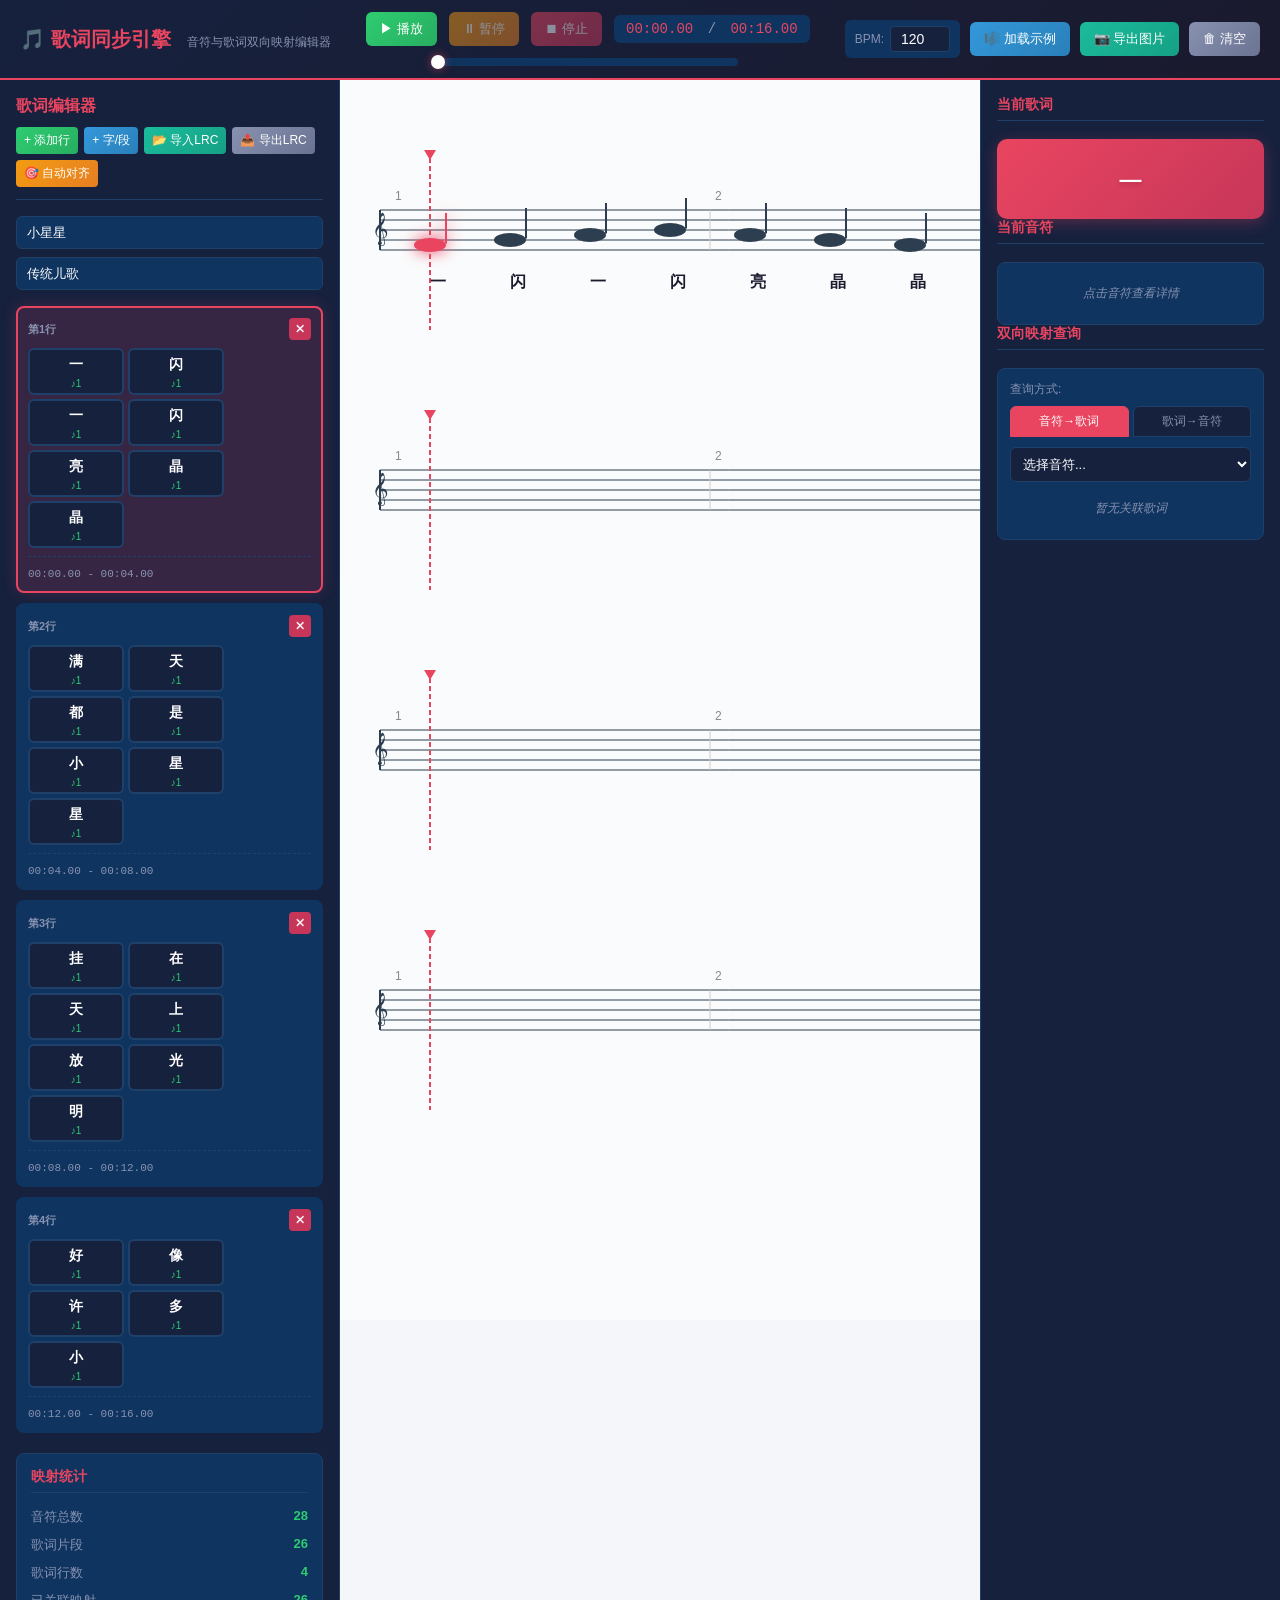
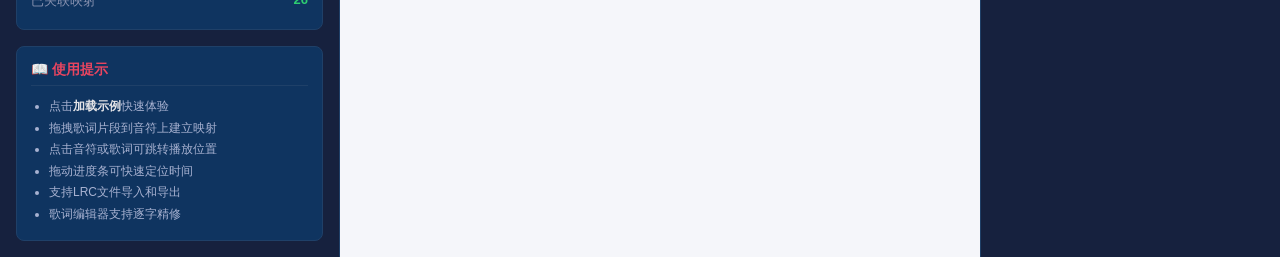
<file: lyrics.html>
<!DOCTYPE html>
<html lang="zh-CN">
<head>
    <meta charset="UTF-8">
    <meta name="viewport" content="width=device-width, initial-scale=1.0">
    <title>歌词同步引擎 - 乐谱编辑器</title>
    <link rel="stylesheet" href="styles.css">
    <link rel="stylesheet" href="lyrics-styles.css">
</head>
<body>
    <div id="lyrics-app">
        <header id="lyrics-toolbar">
            <div class="toolbar-left">
                <h1>🎵 歌词同步引擎</h1>
                <span class="app-subtitle">音符与歌词双向映射编辑器</span>
            </div>
            <div class="toolbar-center">
                <button id="btn-play" class="btn btn-primary">▶ 播放</button>
                <button id="btn-pause" class="btn btn-warning" disabled>⏸ 暂停</button>
                <button id="btn-stop" class="btn btn-danger" disabled>⏹ 停止</button>
                <div class="time-display">
                    <span id="current-time">00:00.00</span>
                    <span class="time-sep">/</span>
                    <span id="total-time">00:00.00</span>
                </div>
                <div class="progress-bar">
                    <div class="progress-track" id="progress-track">
                        <div class="progress-fill" id="progress-fill"></div>
                        <div class="progress-handle" id="progress-handle"></div>
                    </div>
                </div>
            </div>
            <div class="toolbar-right">
                <div class="bpm-control">
                    <label>BPM:</label>
                    <input type="number" id="bpm-input" value="120" min="20" max="300">
                </div>
                <button id="btn-demo" class="btn btn-info">🎼 加载示例</button>
                <button id="btn-export-img" class="btn btn-success">📷 导出图片</button>
                <button id="btn-clear-all" class="btn btn-secondary">🗑 清空</button>
            </div>
        </header>

        <main id="lyrics-main-content">
            <aside id="lyrics-editor-panel">
                <div id="lyrics-editor-container"></div>
                <div class="mapping-info-card">
                    <h4>映射统计</h4>
                    <div class="stat-row">
                        <span class="stat-label">音符总数</span>
                        <span class="stat-value" id="stat-notes">0</span>
                    </div>
                    <div class="stat-row">
                        <span class="stat-label">歌词片段</span>
                        <span class="stat-value" id="stat-lyrics">0</span>
                    </div>
                    <div class="stat-row">
                        <span class="stat-label">歌词行数</span>
                        <span class="stat-value" id="stat-lines">0</span>
                    </div>
                    <div class="stat-row">
                        <span class="stat-label">已关联映射</span>
                        <span class="stat-value" id="stat-mappings">0</span>
                    </div>
                </div>
                <div class="help-card">
                    <h4>📖 使用提示</h4>
                    <ul>
                        <li>点击<strong>加载示例</strong>快速体验</li>
                        <li>拖拽歌词片段到音符上建立映射</li>
                        <li>点击音符或歌词可跳转播放位置</li>
                        <li>拖动进度条可快速定位时间</li>
                        <li>支持LRC文件导入和导出</li>
                        <li>歌词编辑器支持逐字精修</li>
                    </ul>
                </div>
            </aside>

            <section id="score-container">
                <div id="score-render-container"></div>
            </section>

            <aside id="inspector-panel">
                <h3>当前歌词</h3>
                <div id="active-lyric-display" class="active-lyric-box">
                    <div class="active-lyric-line">—</div>
                </div>
                <h3>当前音符</h3>
                <div id="active-note-info" class="info-box">
                    <p class="hint">点击音符查看详情</p>
                </div>
                <h3>双向映射查询</h3>
                <div class="query-section">
                    <label>查询方式:</label>
                    <div class="query-tabs">
                        <button class="tab-btn active" data-tab="note-to-lyric">音符→歌词</button>
                        <button class="tab-btn" data-tab="lyric-to-note">歌词→音符</button>
                    </div>
                    <div id="note-to-lyric-panel" class="query-panel">
                        <select id="note-select">
                            <option value="">选择音符...</option>
                        </select>
                        <div id="mapped-lyrics-list" class="mapping-list">
                            <p class="hint">暂无关联歌词</p>
                        </div>
                    </div>
                    <div id="lyric-to-note-panel" class="query-panel hidden">
                        <select id="lyric-select">
                            <option value="">选择歌词...</option>
                        </select>
                        <div id="mapped-notes-list" class="mapping-list">
                            <p class="hint">暂无关联音符</p>
                        </div>
                    </div>
                </div>
            </aside>
        </main>
    </div>

    <script src="js/lyrics-types.js"></script>
    <script src="js/lyrics-engine.js"></script>
    <script src="js/lyrics-editor.js"></script>
    <script src="js/score-renderer.js"></script>
    <script src="js/lyrics-app.js"></script>
</body>
</html>
</file>
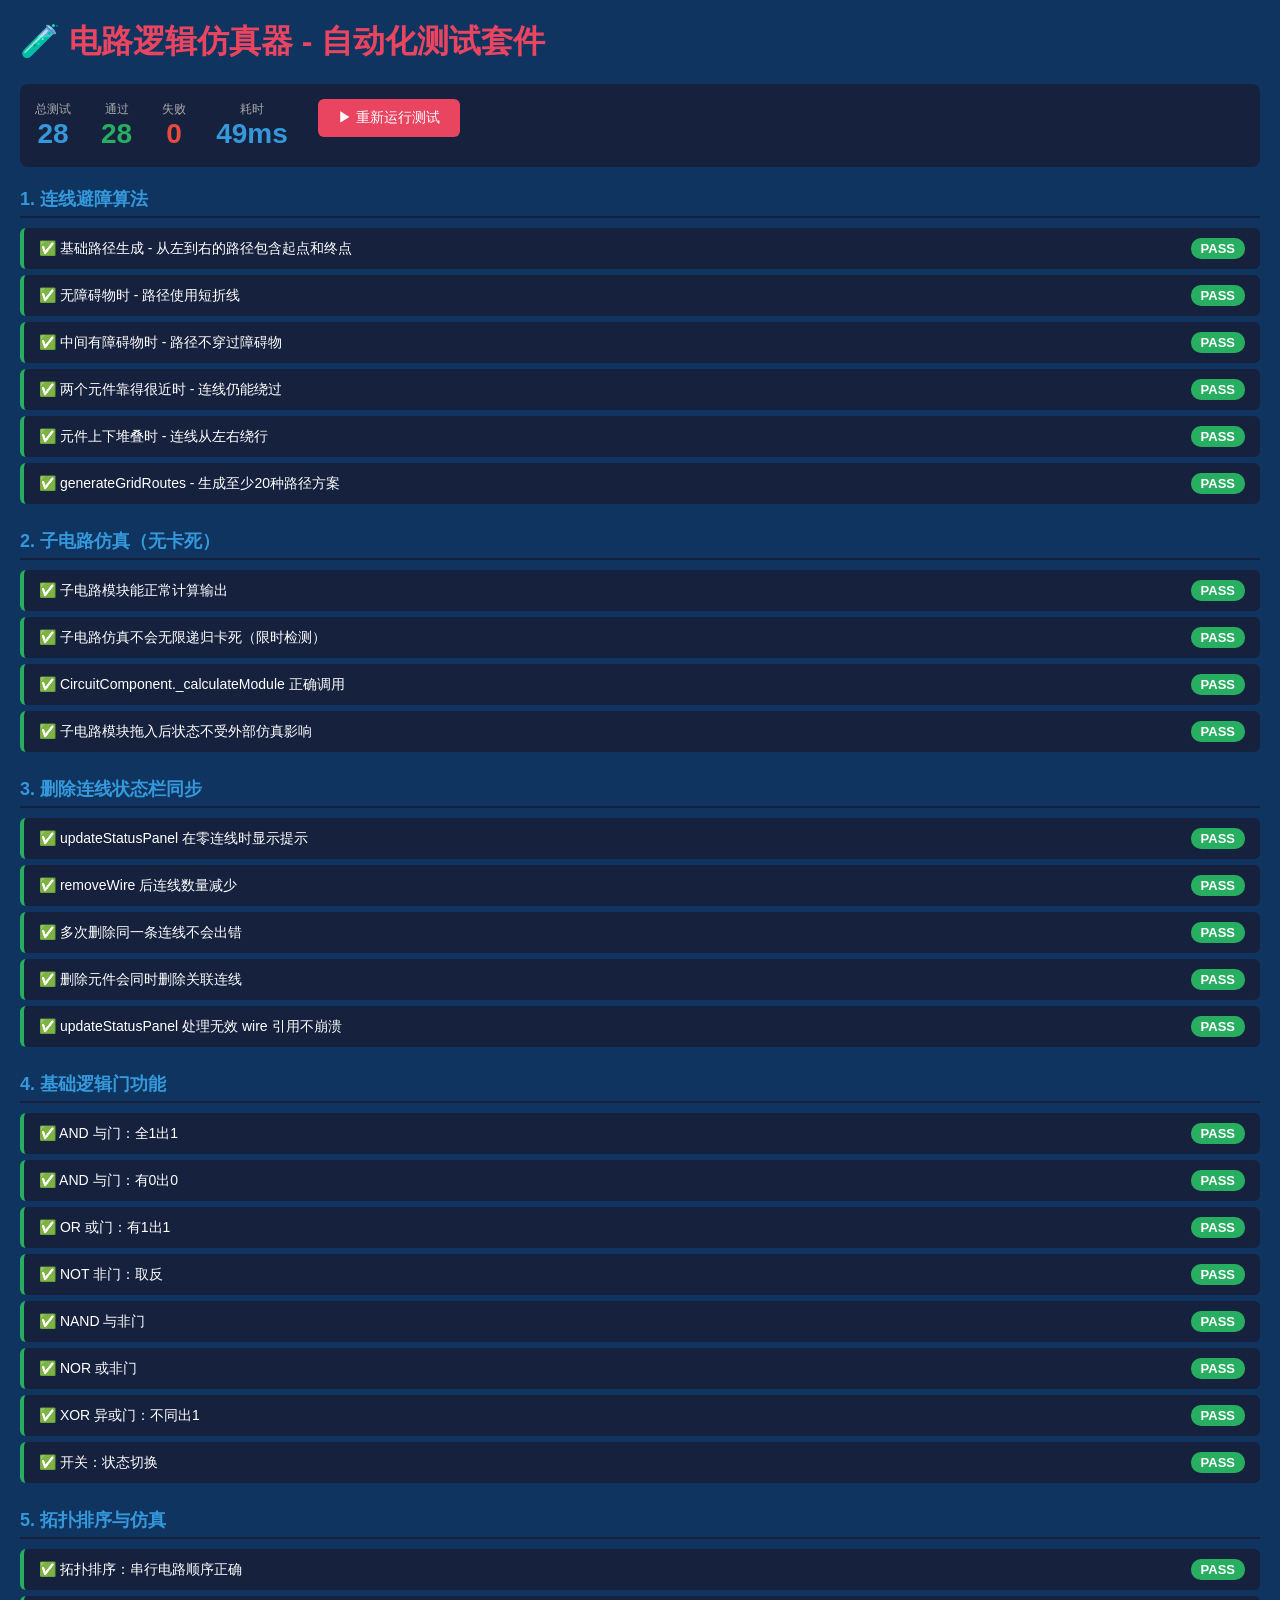
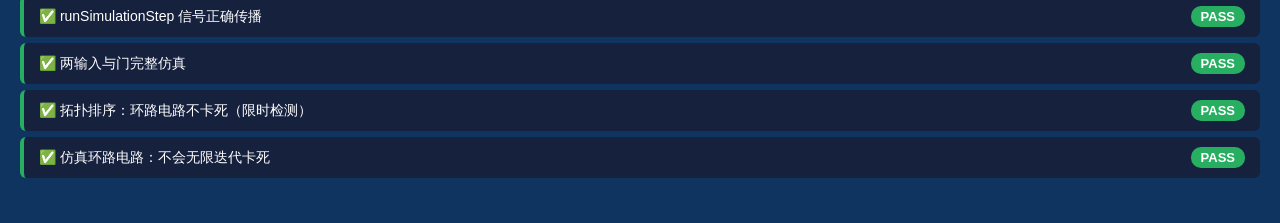
<file: test.html>
<!DOCTYPE html>
<html lang="zh-CN">
<head>
    <meta charset="UTF-8">
    <meta name="viewport" content="width=device-width, initial-scale=1.0">
    <title>电路仿真器 - 测试套件</title>
    <link rel="stylesheet" href="styles.css">
    <style>
        #test-container {
            padding: 20px;
            background: #0f3460;
            color: white;
            min-height: 100vh;
            overflow-y: auto;
        }
        #test-container h1 {
            color: #e94560;
            margin-bottom: 20px;
        }
        .test-summary {
            background: #16213e;
            padding: 15px;
            border-radius: 8px;
            margin-bottom: 20px;
            display: flex;
            gap: 30px;
            align-items: center;
        }
        .summary-item {
            text-align: center;
        }
        .summary-item .label {
            font-size: 12px;
            color: #aaa;
        }
        .summary-item .value {
            font-size: 28px;
            font-weight: bold;
        }
        .value.pass { color: #27ae60; }
        .value.fail { color: #e74c3c; }
        .value.total { color: #3498db; }

        .test-group {
            margin-bottom: 25px;
        }
        .test-group h2 {
            color: #3498db;
            margin-bottom: 10px;
            font-size: 18px;
            border-bottom: 2px solid #16213e;
            padding-bottom: 5px;
        }
        .test-case {
            background: #16213e;
            padding: 10px 15px;
            margin-bottom: 6px;
            border-radius: 6px;
            display: flex;
            justify-content: space-between;
            align-items: center;
        }
        .test-case.pass { border-left: 4px solid #27ae60; }
        .test-case.fail { border-left: 4px solid #e74c3c; }
        .test-case .name { font-size: 14px; }
        .test-case .status {
            font-weight: bold;
            font-size: 13px;
            padding: 3px 10px;
            border-radius: 10px;
        }
        .test-case .status.pass { background: #27ae60; color: white; }
        .test-case .status.fail { background: #e74c3c; color: white; }
        .test-case .error {
            margin-top: 5px;
            font-size: 12px;
            color: #e74c3c;
            font-family: monospace;
            background: rgba(231, 76, 60, 0.1);
            padding: 5px 8px;
            border-radius: 4px;
        }
        .test-case-wrap {
            flex: 1;
        }
        #test-canvas-container {
            display: none;
        }
        .test-btn {
            padding: 10px 20px;
            background: #e94560;
            color: white;
            border: none;
            border-radius: 6px;
            cursor: pointer;
            font-size: 14px;
            margin-bottom: 15px;
        }
        .test-btn:hover { background: #c73659; }
    </style>
</head>
<body>
    <div id="test-container">
        <h1>🧪 电路逻辑仿真器 - 自动化测试套件</h1>

        <div class="test-summary">
            <div class="summary-item">
                <div class="label">总测试</div>
                <div class="value total" id="total-count">0</div>
            </div>
            <div class="summary-item">
                <div class="label">通过</div>
                <div class="value pass" id="pass-count">0</div>
            </div>
            <div class="summary-item">
                <div class="label">失败</div>
                <div class="value fail" id="fail-count">0</div>
            </div>
            <div class="summary-item">
                <div class="label">耗时</div>
                <div class="value total" id="time-ms">0ms</div>
            </div>
            <button class="test-btn" onclick="runAllTests()">▶ 重新运行测试</button>
        </div>

        <div id="test-results"></div>
    </div>

    <div id="test-canvas-container">
        <div id="canvas-wrapper" style="width: 2000px; height: 1500px; position: relative;">
            <svg id="wires-layer" xmlns="http://www.w3.org/2000/svg"></svg>
            <div id="canvas"></div>
        </div>
    </div>

    <script src="js/types.js"></script>
    <script src="js/state.js"></script>
    <script src="js/router.js"></script>
    <script src="js/simulator.js"></script>
    <script src="js/components.js"></script>
    <script src="js/storage.js"></script>
    <script src="js/ui.js"></script>
    <script src="test.js"></script>
</body>
</html>
</file>
<file: styles.css>
* {
    margin: 0;
    padding: 0;
    box-sizing: border-box;
}

body {
    font-family: 'Segoe UI', 'Microsoft YaHei', sans-serif;
    background: #1a1a2e;
    color: #e0e0e0;
    overflow: hidden;
    height: 100vh;
}

#app {
    display: flex;
    flex-direction: column;
    height: 100vh;
}

#toolbar {
    display: flex;
    justify-content: space-between;
    align-items: center;
    padding: 12px 20px;
    background: #16213e;
    border-bottom: 2px solid #0f3460;
    flex-shrink: 0;
}

.toolbar-left h1 {
    font-size: 20px;
    color: #e94560;
}

.toolbar-center,
.toolbar-right {
    display: flex;
    gap: 8px;
}

.btn {
    padding: 8px 16px;
    border: none;
    border-radius: 6px;
    cursor: pointer;
    font-size: 14px;
    font-weight: 500;
    transition: all 0.2s;
    display: inline-flex;
    align-items: center;
    gap: 4px;
}

.btn:hover:not(:disabled) {
    transform: translateY(-1px);
    box-shadow: 0 4px 12px rgba(0, 0, 0, 0.3);
}

.btn:disabled {
    opacity: 0.5;
    cursor: not-allowed;
}

.btn-primary { background: #e94560; color: white; }
.btn-warning { background: #f39c12; color: white; }
.btn-info { background: #3498db; color: white; }
.btn-danger { background: #e74c3c; color: white; }
.btn-success { background: #27ae60; color: white; }
.btn-secondary { background: #95a5a6; color: white; }

#main-content {
    display: flex;
    flex: 1;
    overflow: hidden;
}

#component-panel {
    width: 260px;
    background: #0f3460;
    padding: 16px;
    overflow-y: auto;
    flex-shrink: 0;
    border-right: 2px solid #16213e;
}

#component-panel h2 {
    color: #e94560;
    margin-bottom: 16px;
    font-size: 18px;
}

.component-group {
    margin-bottom: 20px;
}

.component-group h3 {
    color: #3498db;
    font-size: 14px;
    margin-bottom: 10px;
    padding-bottom: 6px;
    border-bottom: 1px solid #16213e;
}

.component-item {
    display: flex;
    align-items: center;
    gap: 10px;
    padding: 10px 12px;
    background: #16213e;
    border-radius: 8px;
    margin-bottom: 8px;
    cursor: grab;
    transition: all 0.2s;
    border: 2px solid transparent;
}

.component-item:hover {
    background: #1a2744;
    border-color: #e94560;
    transform: translateX(4px);
}

.component-item:active {
    cursor: grabbing;
}

.comp-icon {
    font-size: 22px;
    width: 32px;
    text-align: center;
}

.comp-gate {
    width: 32px;
    height: 24px;
    background: linear-gradient(135deg, #e94560, #c73659);
    border-radius: 4px;
    display: flex;
    align-items: center;
    justify-content: center;
    font-size: 10px;
    font-weight: bold;
    color: white;
}

.comp-name {
    font-size: 14px;
}

#module-list {
    min-height: 50px;
}

.hint {
    color: #666;
    font-size: 12px;
    font-style: italic;
    padding: 8px;
}

#canvas-container {
    flex: 1;
    overflow: auto;
    background: #0a0a1a;
    position: relative;
}

#canvas-wrapper {
    position: relative;
    width: 3000px;
    height: 2000px;
    background-image: 
        linear-gradient(rgba(255, 255, 255, 0.03) 1px, transparent 1px),
        linear-gradient(90deg, rgba(255, 255, 255, 0.03) 1px, transparent 1px);
    background-size: 20px 20px;
}

#wires-layer {
    position: absolute;
    top: 0;
    left: 0;
    width: 100%;
    height: 100%;
    pointer-events: none;
    z-index: 5;
}

#wires-layer path {
    pointer-events: stroke;
    cursor: pointer;
}

#canvas {
    position: absolute;
    top: 0;
    left: 0;
    width: 100%;
    height: 100%;
    z-index: 10;
}

.circuit-component {
    position: absolute;
    background: #16213e;
    border: 2px solid #0f3460;
    border-radius: 10px;
    padding: 10px;
    cursor: move;
    user-select: none;
    min-width: 80px;
    transition: box-shadow 0.2s, border-color 0.2s;
}

.circuit-component:hover {
    border-color: #3498db;
}

.circuit-component.selected {
    border-color: #e94560;
    box-shadow: 0 0 20px rgba(233, 69, 96, 0.4);
}

.circuit-component.simulating {
    border-color: #27ae60;
}

.component-label {
    text-align: center;
    font-size: 12px;
    color: #aaa;
    margin-bottom: 6px;
    font-weight: 600;
}

.component-body {
    display: flex;
    align-items: center;
    justify-content: center;
    position: relative;
}

.gate-symbol {
    width: 60px;
    height: 45px;
    background: linear-gradient(135deg, #2c3e50, #34495e);
    border-radius: 4px;
    display: flex;
    align-items: center;
    justify-content: center;
    font-weight: bold;
    font-size: 14px;
    color: white;
    border: 2px solid #1abc9c;
    position: relative;
}

.gate-symbol.and { border-color: #e74c3c; background: linear-gradient(135deg, #c0392b, #e74c3c); }
.gate-symbol.or { border-color: #3498db; background: linear-gradient(135deg, #2980b9, #3498db); }
.gate-symbol.not { border-color: #9b59b6; background: linear-gradient(135deg, #8e44ad, #9b59b6); }
.gate-symbol.nand { border-color: #e67e22; background: linear-gradient(135deg, #d35400, #e67e22); }
.gate-symbol.nor { border-color: #1abc9c; background: linear-gradient(135deg, #16a085, #1abc9c); }
.gate-symbol.xor { border-color: #f1c40f; color: #2c3e50; background: linear-gradient(135deg, #f39c12, #f1c40f); }
.gate-symbol.module { border-color: #27ae60; background: linear-gradient(135deg, #229954, #27ae60); }

.switch-body {
    width: 60px;
    height: 40px;
    background: #2c3e50;
    border-radius: 6px;
    display: flex;
    align-items: center;
    justify-content: center;
    cursor: pointer;
    border: 2px solid #7f8c8d;
    transition: all 0.2s;
    position: relative;
}

.switch-body:hover {
    border-color: #3498db;
}

.switch-body.on {
    background: linear-gradient(135deg, #27ae60, #2ecc71);
    border-color: #2ecc71;
    box-shadow: 0 0 15px rgba(46, 204, 113, 0.5);
}

.switch-text {
    font-size: 18px;
    font-weight: bold;
    color: white;
}

.bulb-body {
    width: 50px;
    height: 50px;
    border-radius: 50%;
    background: radial-gradient(circle, #7f8c8d 0%, #34495e 100%);
    display: flex;
    align-items: center;
    justify-content: center;
    border: 3px solid #5d6d7e;
    transition: all 0.3s;
    font-size: 24px;
}

.bulb-body.on {
    background: radial-gradient(circle, #fff59d 0%, #ffc107 50%, #ff9800 100%);
    border-color: #ffb300;
    box-shadow: 0 0 30px rgba(255, 193, 7, 0.8), 0 0 60px rgba(255, 152, 0, 0.5);
    animation: bulbPulse 1.5s ease-in-out infinite alternate;
}

@keyframes bulbPulse {
    from { box-shadow: 0 0 25px rgba(255, 193, 7, 0.7), 0 0 50px rgba(255, 152, 0, 0.4); }
    to { box-shadow: 0 0 35px rgba(255, 193, 7, 0.9), 0 0 70px rgba(255, 152, 0, 0.6); }
}

.port {
    position: absolute;
    width: 14px;
    height: 14px;
    border-radius: 50%;
    background: #5d6d7e;
    border: 2px solid #2c3e50;
    cursor: crosshair;
    z-index: 20;
    transition: all 0.2s;
}

.port:hover {
    background: #e94560;
    transform: scale(1.3);
    box-shadow: 0 0 10px rgba(233, 69, 96, 0.6);
}

.port.connecting {
    background: #f39c12;
    box-shadow: 0 0 15px rgba(243, 156, 18, 0.8);
    animation: portPulse 0.8s ease-in-out infinite;
}

.port.connected {
    background: #27ae60;
}

.port.high {
    background: #e74c3c !important;
    box-shadow: 0 0 12px rgba(231, 76, 60, 0.8);
}

@keyframes portPulse {
    0%, 100% { transform: scale(1.1); }
    50% { transform: scale(1.4); }
}

.port.input { left: -9px; }
.port.output { right: -9px; }

.port.input-0 { top: 15px; }
.port.input-1 { top: 35px; }
.port.input-2 { top: 55px; }
.port.output-0 { top: 25px; }

#status-panel {
    width: 280px;
    background: #0f3460;
    padding: 16px;
    overflow-y: auto;
    flex-shrink: 0;
    border-left: 2px solid #16213e;
}

#status-panel h2 {
    color: #e94560;
    margin-bottom: 16px;
    font-size: 18px;
}

.status-card {
    background: #16213e;
    border-radius: 8px;
    padding: 12px;
    margin-bottom: 16px;
    text-align: center;
}

.status-label {
    font-size: 12px;
    color: #aaa;
    margin-bottom: 6px;
}

.status-value {
    font-size: 24px;
    font-weight: bold;
    color: #e74c3c;
}

.status-value.running {
    color: #27ae60;
    animation: statusPulse 1s ease-in-out infinite;
}

@keyframes statusPulse {
    0%, 100% { opacity: 1; }
    50% { opacity: 0.6; }
}

.status-group {
    margin-bottom: 20px;
}

.status-group h3 {
    color: #3498db;
    font-size: 14px;
    margin-bottom: 10px;
    padding-bottom: 6px;
    border-bottom: 1px solid #16213e;
}

.states-list,
.info-list {
    background: #16213e;
    border-radius: 6px;
    padding: 8px;
    min-height: 40px;
}

.state-item {
    display: flex;
    justify-content: space-between;
    align-items: center;
    padding: 8px 10px;
    background: #0f3460;
    border-radius: 4px;
    margin-bottom: 6px;
    font-size: 13px;
}

.state-item:last-child {
    margin-bottom: 0;
}

.state-badge {
    padding: 3px 10px;
    border-radius: 10px;
    font-size: 12px;
    font-weight: bold;
}

.state-badge.high {
    background: #27ae60;
    color: white;
}

.state-badge.low {
    background: #7f8c8d;
    color: white;
}

.wire-info-item {
    padding: 6px 10px;
    background: #0f3460;
    border-radius: 4px;
    margin-bottom: 4px;
    font-size: 12px;
    display: flex;
    justify-content: space-between;
    align-items: center;
}

.wire-info-item:last-child {
    margin-bottom: 0;
}

.help-section .help-list {
    list-style: none;
    font-size: 12px;
    color: #bbb;
    line-height: 1.8;
}

.help-list li::before {
    content: "▸ ";
    color: #e94560;
}

.modal {
    position: fixed;
    top: 0;
    left: 0;
    width: 100%;
    height: 100%;
    background: rgba(0, 0, 0, 0.7);
    display: flex;
    align-items: center;
    justify-content: center;
    z-index: 1000;
}

.modal.hidden {
    display: none;
}

.modal-content {
    background: #16213e;
    padding: 30px;
    border-radius: 12px;
    border: 2px solid #e94560;
    min-width: 360px;
}

.modal-content h2 {
    color: #e94560;
    margin-bottom: 20px;
}

.modal-content input {
    width: 100%;
    padding: 12px;
    border: 2px solid #0f3460;
    border-radius: 6px;
    background: #0a0a1a;
    color: white;
    font-size: 14px;
    margin-bottom: 20px;
}

.modal-content input:focus {
    outline: none;
    border-color: #e94560;
}

.modal-buttons {
    display: flex;
    justify-content: flex-end;
    gap: 10px;
}

.wire-path {
    stroke: #5d6d7e;
    stroke-width: 3;
    fill: none;
    transition: stroke 0.2s, stroke-width 0.2s;
}

.wire-path:hover {
    stroke: #e94560;
    stroke-width: 4;
}

.wire-path.high {
    stroke: #e74c3c;
    filter: drop-shadow(0 0 4px rgba(231, 76, 60, 0.6));
}

.wire-path.flow {
    stroke-dasharray: 8 4;
    animation: flowDash 0.5s linear infinite;
}

@keyframes flowDash {
    to { stroke-dashoffset: -12; }
}

.temp-wire {
    stroke: #f39c12;
    stroke-width: 2;
    stroke-dasharray: 6 4;
    fill: none;
    pointer-events: none;
}
</file>
<file: lyrics-styles.css>
/* ============ 歌词同步引擎 - 专用样式 ============ */

#lyrics-app {
    font-family: 'PingFang SC', 'Microsoft YaHei', -apple-system, BlinkMacSystemFont, sans-serif;
    background: #0f3460;
    min-height: 100vh;
    display: flex;
    flex-direction: column;
}

#lyrics-toolbar {
    background: linear-gradient(135deg, #16213e 0%, #1a1a2e 100%);
    color: white;
    padding: 12px 20px;
    display: flex;
    justify-content: space-between;
    align-items: center;
    box-shadow: 0 2px 10px rgba(0,0,0,0.3);
    flex-wrap: wrap;
    gap: 12px;
    border-bottom: 2px solid #e94560;
}

#lyrics-toolbar .toolbar-left h1 {
    margin: 0;
    font-size: 20px;
    color: #e94560;
    display: inline-block;
    margin-right: 12px;
}

#lyrics-toolbar .app-subtitle {
    font-size: 12px;
    color: #8892b0;
}

#lyrics-toolbar .toolbar-center {
    display: flex;
    align-items: center;
    gap: 12px;
    flex: 1;
    justify-content: center;
    flex-wrap: wrap;
}

#lyrics-toolbar .time-display {
    font-family: 'Courier New', monospace;
    font-size: 14px;
    background: #0f3460;
    padding: 6px 12px;
    border-radius: 6px;
    color: #e94560;
    min-width: 140px;
    text-align: center;
}

#lyrics-toolbar .time-sep {
    color: #8892b0;
    margin: 0 6px;
}

#lyrics-toolbar .progress-bar {
    flex: 1;
    max-width: 300px;
    min-width: 150px;
}

#lyrics-toolbar .progress-track {
    background: #0f3460;
    height: 8px;
    border-radius: 4px;
    position: relative;
    cursor: pointer;
    overflow: visible;
}

#lyrics-toolbar .progress-fill {
    background: linear-gradient(90deg, #e94560, #c73659);
    height: 100%;
    border-radius: 4px;
    width: 0%;
    transition: width 0.05s linear;
}

#lyrics-toolbar .progress-handle {
    position: absolute;
    width: 14px;
    height: 14px;
    background: #fff;
    border-radius: 50%;
    top: -3px;
    left: 0%;
    cursor: grab;
    box-shadow: 0 0 8px rgba(233, 69, 96, 0.6);
    transform: translateX(-50%);
}

#lyrics-toolbar .toolbar-right {
    display: flex;
    align-items: center;
    gap: 10px;
    flex-wrap: wrap;
}

#lyrics-toolbar .bpm-control {
    display: flex;
    align-items: center;
    gap: 6px;
    background: #0f3460;
    padding: 6px 10px;
    border-radius: 6px;
}

#lyrics-toolbar .bpm-control label {
    font-size: 12px;
    color: #8892b0;
}

#lyrics-toolbar .bpm-control input {
    width: 60px;
    background: #16213e;
    border: 1px solid #1f4068;
    color: white;
    padding: 4px 6px;
    border-radius: 4px;
    font-size: 14px;
    text-align: center;
}

/* ============ 主布局 ============ */

#lyrics-main-content {
    flex: 1;
    display: grid;
    grid-template-columns: 340px 1fr 300px;
    gap: 0;
    overflow: hidden;
    height: calc(100vh - 76px);
}

#lyrics-editor-panel {
    background: #16213e;
    border-right: 1px solid #1f4068;
    overflow-y: auto;
    padding: 16px;
    color: #e4e4e7;
}

#score-container {
    background: #e8ecf1;
    overflow: hidden;
    position: relative;
}

#inspector-panel {
    background: #16213e;
    border-left: 1px solid #1f4068;
    overflow-y: auto;
    padding: 16px;
    color: #e4e4e7;
}

/* ============ 乐谱渲染区 ============ */

#score-render-container {
    width: 100%;
    height: 100%;
    position: relative;
    overflow: auto;
    background: #f5f6fa;
}

.score-scroll-container {
    width: 100%;
    height: 100%;
    overflow: auto;
    position: relative;
    background: repeating-linear-gradient(
        0deg,
        transparent,
        transparent 20px,
        rgba(0,0,0,0.01) 20px
    ),
    repeating-linear-gradient(
        90deg,
        transparent,
        transparent 20px,
        rgba(0,0,0,0.01) 20px
    );
}

/* ============ 歌词编辑器 ============ */

.lyrics-editor-header {
    margin-bottom: 16px;
    border-bottom: 1px solid #1f4068;
    padding-bottom: 12px;
}

.lyrics-editor-header h3 {
    margin: 0 0 10px 0;
    color: #e94560;
    font-size: 16px;
}

.editor-toolbar {
    display: flex;
    flex-wrap: wrap;
    gap: 6px;
}

.editor-toolbar .btn-sm {
    padding: 5px 8px;
    font-size: 12px;
    border-radius: 4px;
}

.song-info-inputs {
    display: flex;
    flex-direction: column;
    gap: 8px;
    margin-bottom: 16px;
}

.song-info-inputs input {
    background: #0f3460;
    border: 1px solid #1f4068;
    color: white;
    padding: 8px 10px;
    border-radius: 6px;
    font-size: 13px;
    transition: border-color 0.2s;
}

.song-info-inputs input:focus {
    outline: none;
    border-color: #e94560;
}

.lyrics-lines {
    display: flex;
    flex-direction: column;
    gap: 10px;
}

.lyric-line {
    background: #0f3460;
    border-radius: 8px;
    padding: 10px;
    border: 2px solid transparent;
    transition: all 0.2s;
}

.lyric-line.active-line {
    border-color: #e94560;
    background: rgba(233, 69, 96, 0.15);
    box-shadow: 0 0 15px rgba(233, 69, 96, 0.2);
}

.line-header {
    display: flex;
    justify-content: space-between;
    align-items: center;
    margin-bottom: 8px;
}

.line-number {
    font-size: 11px;
    color: #8892b0;
    font-weight: 600;
}

.line-tools {
    display: flex;
    gap: 4px;
}

.btn-tiny {
    background: #c73659;
    color: white;
    border: none;
    width: 22px;
    height: 22px;
    border-radius: 4px;
    cursor: pointer;
    font-size: 11px;
    display: flex;
    align-items: center;
    justify-content: center;
    transition: background 0.2s;
}

.btn-tiny:hover {
    background: #a92947;
}

.line-segments {
    display: flex;
    flex-wrap: wrap;
    gap: 4px;
    margin-bottom: 8px;
}

.lyric-segment {
    background: #16213e;
    border: 2px solid #1f4068;
    border-radius: 6px;
    padding: 4px 6px;
    display: flex;
    flex-direction: column;
    align-items: center;
    cursor: pointer;
    transition: all 0.15s;
    min-width: 42px;
    position: relative;
}

.lyric-segment:hover {
    border-color: #3498db;
    transform: translateY(-1px);
}

.lyric-segment.selected {
    border-color: #3498db;
    background: rgba(52, 152, 219, 0.2);
}

.lyric-segment.highlight {
    border-color: #e94560;
    background: rgba(233, 69, 96, 0.25);
    animation: pulse 0.6s ease-in-out infinite alternate;
}

@keyframes pulse {
    from { box-shadow: 0 0 5px rgba(233, 69, 96, 0.3); }
    to { box-shadow: 0 0 15px rgba(233, 69, 96, 0.7); }
}

.segment-text {
    background: transparent;
    border: 1px dashed transparent;
    color: white;
    text-align: center;
    padding: 2px 4px;
    font-size: 14px;
    font-weight: 600;
    width: 100%;
    border-radius: 4px;
    transition: border-color 0.2s;
    min-width: 30px;
    max-width: 80px;
}

.segment-text:focus {
    outline: none;
    border-color: #3498db;
    background: #1a1a2e;
}

.segment-note-count {
    font-size: 10px;
    color: #2ecc71;
    margin-top: 2px;
}

.line-timeline {
    border-top: 1px dashed #1f4068;
    padding-top: 6px;
}

.time-label {
    font-size: 11px;
    color: #8892b0;
    font-family: 'Courier New', monospace;
}

/* ============ 信息卡片 ============ */

.mapping-info-card {
    margin-top: 20px;
    background: #0f3460;
    border-radius: 8px;
    padding: 14px;
    border: 1px solid #1f4068;
}

.mapping-info-card h4,
.help-card h4,
#inspector-panel h3 {
    margin: 0 0 10px 0;
    color: #e94560;
    font-size: 14px;
    border-bottom: 1px solid #1f4068;
    padding-bottom: 6px;
}

.stat-row {
    display: flex;
    justify-content: space-between;
    padding: 5px 0;
    font-size: 13px;
}

.stat-label {
    color: #8892b0;
}

.stat-value {
    color: #2ecc71;
    font-weight: 600;
}

.help-card {
    margin-top: 16px;
    background: #0f3460;
    border-radius: 8px;
    padding: 14px;
    border: 1px solid #1f4068;
}

.help-card ul {
    margin: 0;
    padding-left: 18px;
    font-size: 12px;
    line-height: 1.8;
    color: #a8b2d1;
}

.help-card strong {
    color: #e4e4e7;
}

/* ============ Inspector 面板 ============ */

#inspector-panel > * + * {
    margin-top: 18px;
}

.active-lyric-box {
    background: linear-gradient(135deg, #e94560 0%, #c73659 100%);
    border-radius: 10px;
    padding: 20px 16px;
    text-align: center;
    color: white;
    min-height: 80px;
    display: flex;
    align-items: center;
    justify-content: center;
    box-shadow: 0 4px 15px rgba(233, 69, 96, 0.3);
}

.active-lyric-line {
    font-size: 22px;
    font-weight: bold;
    line-height: 1.5;
    text-shadow: 0 2px 4px rgba(0,0,0,0.2);
}

.info-box {
    background: #0f3460;
    border-radius: 8px;
    padding: 12px;
    border: 1px solid #1f4068;
    font-size: 13px;
    min-height: 60px;
}

.info-box .detail-row {
    display: flex;
    justify-content: space-between;
    padding: 3px 0;
}

.info-box .detail-label {
    color: #8892b0;
}

.info-box .detail-value {
    color: #e4e4e7;
    font-weight: 500;
}

.hint {
    color: #8892b0;
    font-size: 12px;
    text-align: center;
    padding: 10px 0;
    margin: 0;
}

.query-section {
    background: #0f3460;
    border-radius: 8px;
    padding: 12px;
    border: 1px solid #1f4068;
}

.query-section > label {
    font-size: 12px;
    color: #8892b0;
    display: block;
    margin-bottom: 8px;
}

.query-tabs {
    display: flex;
    gap: 4px;
    margin-bottom: 10px;
}

.tab-btn {
    flex: 1;
    background: #16213e;
    border: 1px solid #1f4068;
    color: #8892b0;
    padding: 6px 8px;
    font-size: 12px;
    border-radius: 6px 6px 0 0;
    cursor: pointer;
    transition: all 0.2s;
}

.tab-btn.active {
    background: #e94560;
    color: white;
    border-color: #e94560;
}

.query-panel {
    display: flex;
    flex-direction: column;
    gap: 8px;
}

.query-panel.hidden {
    display: none;
}

.query-panel select {
    background: #16213e;
    border: 1px solid #1f4068;
    color: white;
    padding: 8px;
    border-radius: 6px;
    font-size: 13px;
    width: 100%;
}

.mapping-list {
    max-height: 200px;
    overflow-y: auto;
}

.mapping-item {
    background: #16213e;
    border-radius: 6px;
    padding: 8px;
    margin-bottom: 6px;
    display: flex;
    justify-content: space-between;
    align-items: center;
    font-size: 13px;
    border-left: 3px solid #2ecc71;
}

.mapping-item .mi-lyric {
    font-weight: 600;
    color: white;
}

.mapping-item .mi-note {
    color: #f39c12;
    font-family: 'Courier New', monospace;
}

.mapping-item .mi-time {
    color: #3498db;
    font-size: 11px;
}

/* ============ 模态框 ============ */

.modal {
    position: fixed;
    top: 0;
    left: 0;
    right: 0;
    bottom: 0;
    background: rgba(0, 0, 0, 0.7);
    display: flex;
    align-items: center;
    justify-content: center;
    z-index: 9999;
    animation: fadeIn 0.2s;
}

@keyframes fadeIn {
    from { opacity: 0; }
    to { opacity: 1; }
}

.modal.hidden {
    display: none !important;
}

.modal-content {
    background: #16213e;
    border-radius: 12px;
    padding: 24px;
    min-width: 500px;
    max-width: 90vw;
    max-height: 85vh;
    overflow-y: auto;
    border: 1px solid #1f4068;
    box-shadow: 0 20px 60px rgba(0,0,0,0.5);
    color: white;
}

.modal-content h3 {
    margin: 0 0 16px 0;
    color: #e94560;
}

.modal-content textarea {
    width: 100%;
    min-height: 200px;
    background: #0f3460;
    border: 1px solid #1f4068;
    color: white;
    padding: 10px;
    border-radius: 8px;
    font-family: 'Courier New', monospace;
    font-size: 13px;
    resize: vertical;
    box-sizing: border-box;
    margin-bottom: 16px;
}

.modal-content textarea:focus {
    outline: none;
    border-color: #e94560;
}

.modal-buttons {
    display: flex;
    justify-content: flex-end;
    gap: 10px;
}

/* ============ 按钮通用样式 ============ */

.btn {
    background: #1f4068;
    color: white;
    border: none;
    padding: 8px 14px;
    border-radius: 6px;
    font-size: 13px;
    cursor: pointer;
    transition: all 0.2s;
    font-weight: 500;
}

.btn:hover:not(:disabled) {
    transform: translateY(-1px);
    box-shadow: 0 4px 8px rgba(0,0,0,0.2);
}

.btn:disabled {
    opacity: 0.5;
    cursor: not-allowed;
}

.btn-primary {
    background: linear-gradient(135deg, #2ecc71, #27ae60);
}

.btn-primary:hover:not(:disabled) {
    background: linear-gradient(135deg, #27ae60, #219a52);
}

.btn-warning {
    background: linear-gradient(135deg, #f39c12, #e67e22);
}

.btn-danger {
    background: linear-gradient(135deg, #e94560, #c73659);
}

.btn-info {
    background: linear-gradient(135deg, #3498db, #2980b9);
}

.btn-success {
    background: linear-gradient(135deg, #1abc9c, #16a085);
}

.btn-secondary {
    background: linear-gradient(135deg, #8892b0, #6a7391);
}

/* ============ 滚动条样式 ============ */

#lyrics-editor-panel::-webkit-scrollbar,
#inspector-panel::-webkit-scrollbar,
.score-scroll-container::-webkit-scrollbar,
.lyrics-lines::-webkit-scrollbar,
.mapping-list::-webkit-scrollbar {
    width: 8px;
    height: 8px;
}

#lyrics-editor-panel::-webkit-scrollbar-track,
#inspector-panel::-webkit-scrollbar-track,
.score-scroll-container::-webkit-scrollbar-track {
    background: #0f3460;
}

#lyrics-editor-panel::-webkit-scrollbar-thumb,
#inspector-panel::-webkit-scrollbar-thumb,
.score-scroll-container::-webkit-scrollbar-thumb,
.lyrics-lines::-webkit-scrollbar-thumb,
.mapping-list::-webkit-scrollbar-thumb {
    background: #1f4068;
    border-radius: 4px;
}

#lyrics-editor-panel::-webkit-scrollbar-thumb:hover,
#inspector-panel::-webkit-scrollbar-thumb:hover {
    background: #2a4f7a;
}

/* ============ 响应式 ============ */

@media (max-width: 1200px) {
    #lyrics-main-content {
        grid-template-columns: 280px 1fr 260px;
    }
}

@media (max-width: 900px) {
    #lyrics-main-content {
        grid-template-columns: 1fr;
        grid-template-rows: auto 1fr auto;
        height: auto;
        min-height: calc(100vh - 76px);
    }

    #lyrics-editor-panel,
    #inspector-panel {
        max-height: 300px;
    }

    #score-container {
        min-height: 500px;
    }
}
</file>
